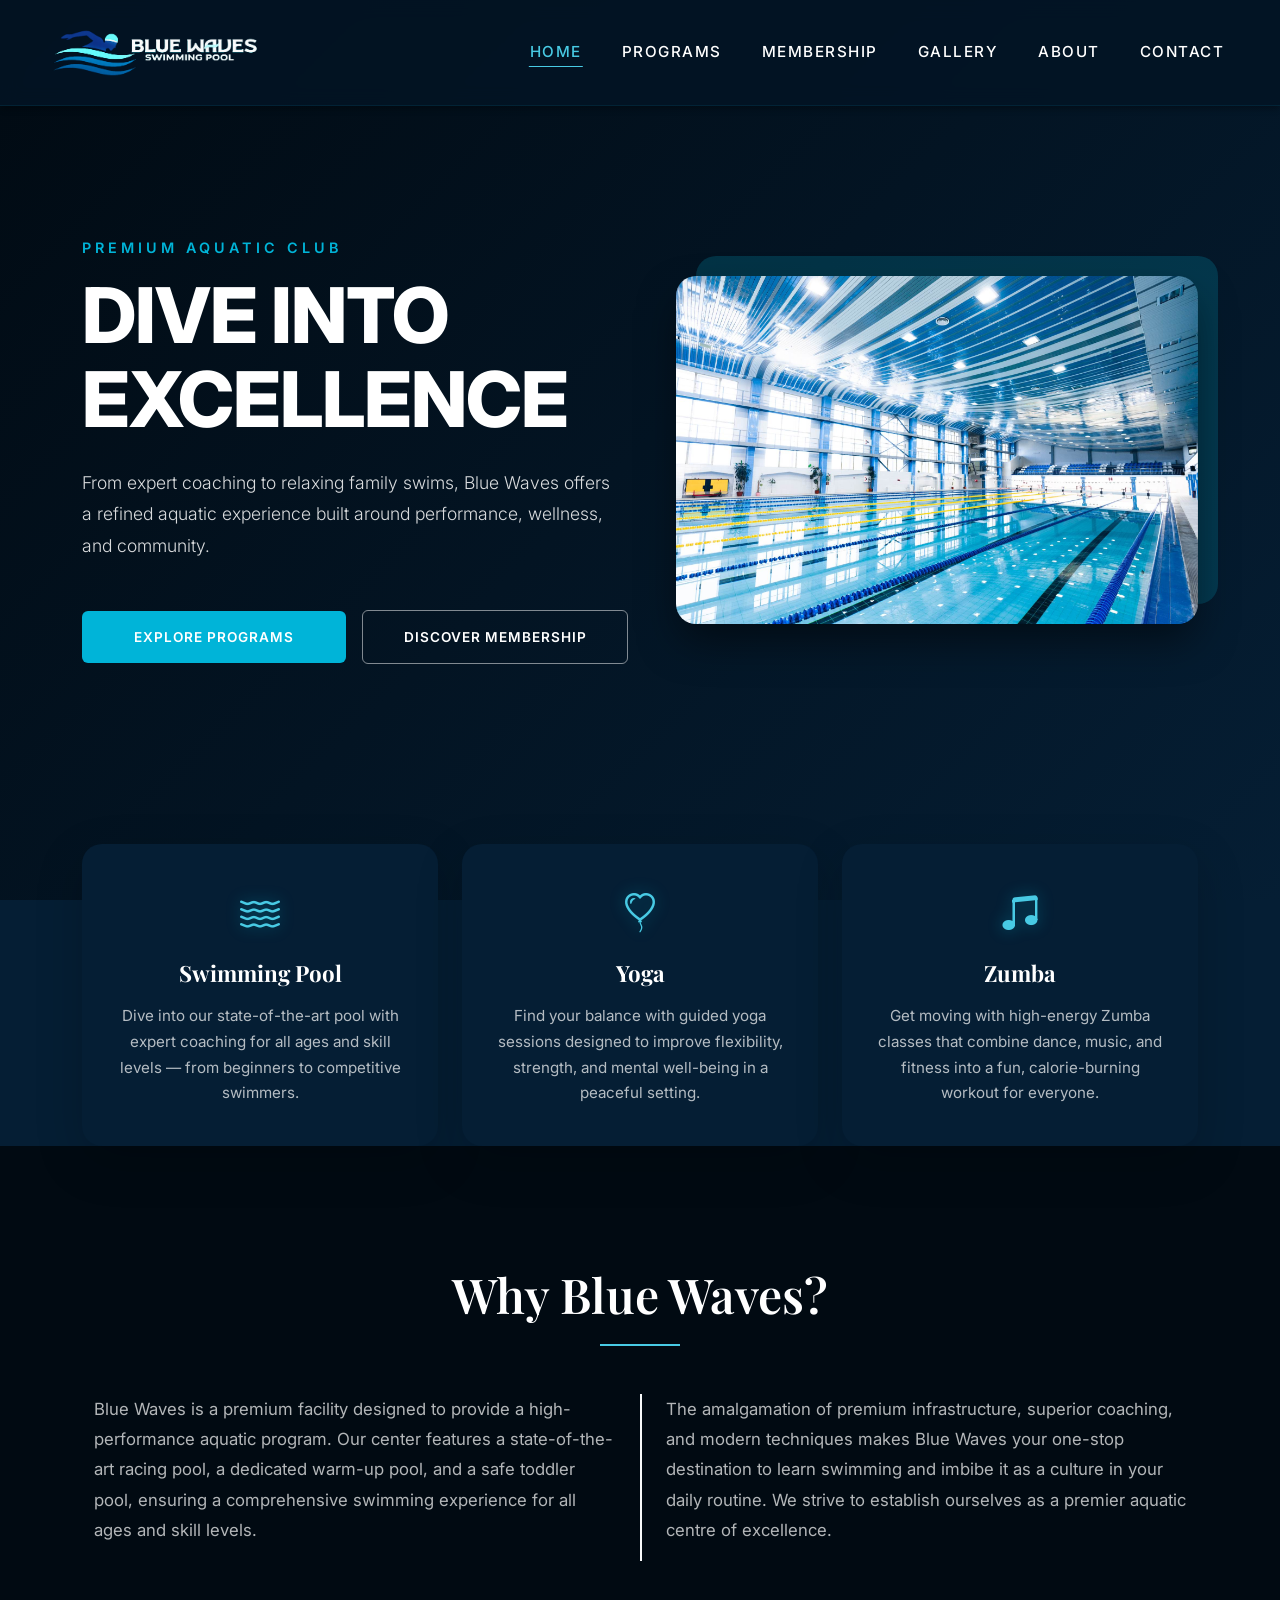
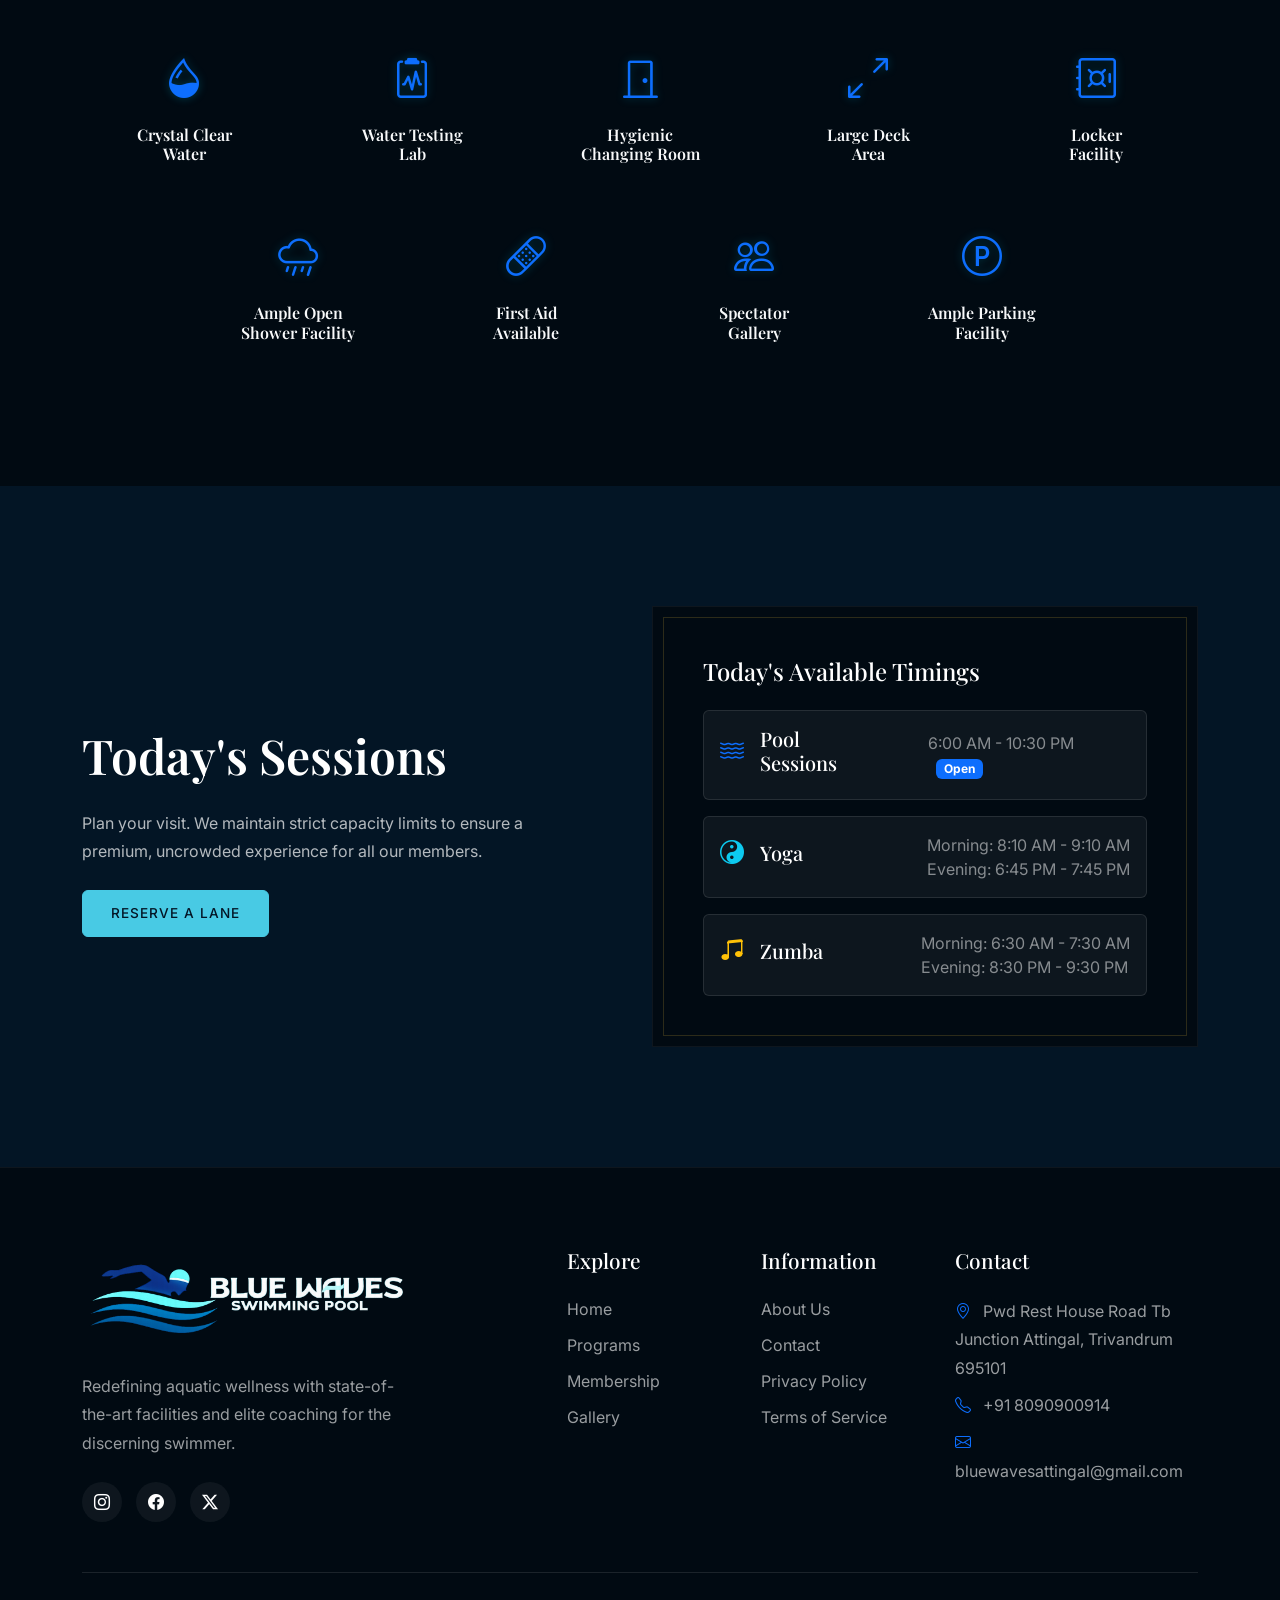
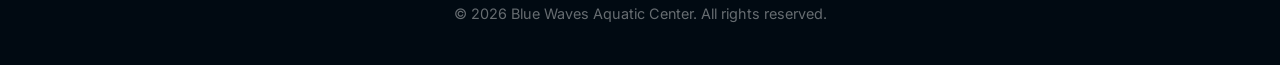
<file: frontend/index.html>
<!DOCTYPE html>
<html lang="en">

<head>
  <meta charset="UTF-8" />
  <meta name="viewport" content="width=device-width, initial-scale=1.0, maximum-scale=1.0, user-scalable=0" />
  <title>Blue Waves | Premium Aquatic Center in Attingal, Trivandrum</title>
  <meta name="description"
    content="Welcome to Blue Waves, Trivandrum's premier aquatic center located in Attingal. We offer expert swimming coaching, kids programs, Zumba sessions, and Yoga classes." />
  <meta name="keywords"
    content="swimming pool Attingal, Trivandrum swimming classes, aquatic center, kids swim lessons, Blue Waves, yoga Trivandrum, zumba classes" />
  <meta property="og:title" content="Blue Waves | Premium Aquatic Center in Attingal" />
  <meta property="og:description"
    content="Join Blue Waves for expert swimming coaching, Zumba, and Yoga classes in Trivandrum." />
  <meta property="og:type" content="website" />

  <!-- Speed Optimizations -->
  <link rel="dns-prefetch" href="https://cdn.jsdelivr.net">
  <link rel="preconnect" href="https://cdn.jsdelivr.net" crossorigin>
  <link rel="preload" href="css/style.css" as="style">
  <link rel="preload" href="assets/hero-optimized.jpg" as="image">

  <!-- Bootstrap -->
  <link href="https://cdn.jsdelivr.net/npm/bootstrap@5.3.3/dist/css/bootstrap.min.css" rel="stylesheet">

  <!-- Icons -->
  <link rel="stylesheet" href="https://cdn.jsdelivr.net/npm/bootstrap-icons@1.11.3/font/bootstrap-icons.min.css">

  <link rel="stylesheet" href="css/style.css">
</head>

<body>

  <!-- NAVBAR -->
  <header>
    <nav class="navbar navbar-expand-lg fixed-top custom-nav" id="navbar">
      <div class="container-fluid px-3 px-lg-5">
        <a class="navbar-brand d-flex align-items-center" href="index.html">
          <img src="assets/logo-dark-transp.PNG" alt="Blue Waves Logo" class="site-logo">
        </a>

        <button class="navbar-toggler border-0 shadow-none" type="button" data-bs-toggle="collapse"
          data-bs-target="#navMenu">
          <i class="bi bi-list text-white fs-1"></i>
        </button>

        <div class="collapse navbar-collapse" id="navMenu">
          <ul class="navbar-nav ms-auto align-items-lg-center gap-lg-4">
            <li class="nav-item"><a class="nav-link active" href="index.html">Home</a></li>
            <li class="nav-item"><a class="nav-link" href="programs.html">Programs</a></li>
            <li class="nav-item"><a class="nav-link" href="membership.html">Membership</a></li>
            <li class="nav-item"><a class="nav-link" href="gallery.html">Gallery</a></li>
            <li class="nav-item"><a class="nav-link" href="about.html">About</a></li>
            <li class="nav-item"><a class="nav-link" href="contact.html">Contact</a></li>

          </ul>
        </div>
      </div>
    </nav>
  </header>

  <main>
    <!-- HERO -->
    <section class="hero-section">
      <div class="hero-overlay"></div>

      <div class="container position-relative z-2">
        <div class="row align-items-center">
          <div class="col-lg-6 mb-5 mb-lg-0 animate-on-scroll is-visible">
            <span class="hero-subtitle">Premium Aquatic Club</span>
            <h1 class="hero-title">
              DIVE INTO <br> EXCELLENCE
            </h1>

            <p class="hero-text mt-4 mb-5 d-none d-md-block">
              From expert coaching to relaxing family swims, Blue Waves offers a refined aquatic experience built around
              performance, wellness, and community.
            </p>

            <div class="d-flex gap-3 flex-column flex-sm-row align-items-sm-center mt-4">
              <a href="programs.html" class="btn btn-modern-solid w-100 w-sm-auto text-center">Explore Programs</a>
              <a href="membership.html" class="btn btn-modern-outline w-100 w-sm-auto text-center">Discover
                Membership</a>
            </div>
          </div>
          <div class="col-lg-6 animate-on-scroll delay-200 is-visible">
            <div class="hero-image-container ms-lg-4">
              <img src="assets/hero-optimized.jpg" alt="Blue Waves Premium Pool" class="hero-image-box">
            </div>
          </div>
        </div>
      </div>
    </section>

    <!-- WHY CHOOSE US (Overlapping Cards) -->
    <section class="position-relative" style="margin-top: -80px; z-index: 10;">
      <div class="container">
        <div class="row g-4 justify-content-center">
          <div class="col-md-4">
            <div class="feature-card shadow-lg animate-on-scroll text-center h-100" style="border: none;">
              <i class="bi bi-water mb-3"></i>
              <h5 class="fw-bold mb-3">Swimming Pool</h5>
              <p class="text-muted mb-0" style="font-size: 0.95rem; line-height: 1.7;">Dive into our state-of-the-art pool with expert coaching for all ages and skill levels — from beginners to competitive swimmers.</p>
            </div>
          </div>

          <div class="col-md-4">
            <div class="feature-card shadow-lg animate-on-scroll delay-100 text-center h-100" style="border: none;">
              <i class="bi bi-balloon-heart mb-3"></i>
              <h5 class="fw-bold mb-3">Yoga</h5>
              <p class="text-muted mb-0" style="font-size: 0.95rem; line-height: 1.7;">Find your balance with guided yoga sessions designed to improve flexibility, strength, and mental well-being in a peaceful setting.</p>
            </div>
          </div>

          <div class="col-md-4">
            <div class="feature-card shadow-lg animate-on-scroll delay-200 text-center h-100" style="border: none;">
              <i class="bi bi-music-note-beamed mb-3"></i>
              <h5 class="fw-bold mb-3">Zumba</h5>
              <p class="text-muted mb-0" style="font-size: 0.95rem; line-height: 1.7;">Get moving with high-energy Zumba classes that combine dance, music, and fitness into a fun, calorie-burning workout for everyone.</p>
            </div>
          </div>
        </div>
      </div>
    </section>

    <!-- WHY BLUE WAVES -->
    <section class="section-space" style="background-color: var(--darker-bg);">
      <div class="container">
        <div class="text-center mb-5 animate-on-scroll">
          <h2 class="display-5 fw-semibold" style="color: var(--text-light);">Why
            Blue Waves?</h2>
          <div style="width: 80px; height: 2px; background-color: var(--accent); margin: 20px auto;"></div>
        </div>

        <div class="row mb-5 animate-on-scroll delay-100">
          <div class="col-md-6 mb-4 mb-md-0 px-md-4">
            <p class="text-muted" style="line-height: 1.8; font-size: 1.05rem;">
              Blue Waves is a premium facility designed to provide a high-performance aquatic program. Our center
              features a state-of-the-art racing pool, a dedicated warm-up pool, and a safe toddler pool, ensuring a
              comprehensive swimming experience for all ages and skill levels.
            </p>
          </div>
          <div class="col-md-6 px-md-4 border-start border-2 border-light d-none d-md-block">
            <p class="text-muted" style="line-height: 1.8; font-size: 1.05rem;">
              The amalgamation of premium infrastructure, superior coaching, and modern techniques makes Blue Waves your
              one-stop destination to learn swimming and imbibe it as a culture in your daily routine. We strive to
              establish ourselves as a premier aquatic centre of excellence.
            </p>
          </div>
          <div class="col-md-6 px-md-4 d-block d-md-none">
            <p class="text-muted" style="line-height: 1.8; font-size: 1.05rem;">
              The amalgamation of premium infrastructure, superior coaching, and modern techniques makes Blue Waves your
              one-stop destination to learn swimming and imbibe it as a culture in your daily routine. We strive to
              establish ourselves as a premier aquatic centre of excellence.
            </p>
          </div>
        </div>

        <div
          class="row row-cols-2 row-cols-md-3 row-cols-lg-5 g-4 mt-2 text-center justify-content-center animate-on-scroll delay-200">
          <div class="col">
            <div class="p-3 hover-lift">
              <i class="bi bi-droplet-half text-primary mb-3 d-block"
                style="font-size: 2.5rem; text-shadow: 0 0 10px rgba(0,180,216,0.3);"></i>
              <h6 class="fw-semibold text-light">Crystal Clear<br>Water</h6>
            </div>
          </div>
          <div class="col">
            <div class="p-3 hover-lift">
              <i class="bi bi-clipboard2-pulse text-primary mb-3 d-block"
                style="font-size: 2.5rem; text-shadow: 0 0 10px rgba(0,180,216,0.3);"></i>
              <h6 class="fw-semibold text-light">Water Testing<br>Lab</h6>
            </div>
          </div>
          <div class="col">
            <div class="p-3 hover-lift">
              <i class="bi bi-door-closed text-primary mb-3 d-block"
                style="font-size: 2.5rem; text-shadow: 0 0 10px rgba(0,180,216,0.3);"></i>
              <h6 class="fw-semibold text-light">Hygienic<br>Changing Room</h6>
            </div>
          </div>
          <div class="col">
            <div class="p-3 hover-lift">
              <i class="bi bi-arrows-angle-expand text-primary mb-3 d-block"
                style="font-size: 2.5rem; text-shadow: 0 0 10px rgba(0,180,216,0.3);"></i>
              <h6 class="fw-semibold text-light">Large Deck<br>Area</h6>
            </div>
          </div>
          <div class="col">
            <div class="p-3 hover-lift">
              <i class="bi bi-safe text-primary mb-3 d-block"
                style="font-size: 2.5rem; text-shadow: 0 0 10px rgba(0,180,216,0.3);"></i>
              <h6 class="fw-semibold text-light">Locker<br>Facility</h6>
            </div>
          </div>
          <div class="col">
            <div class="p-3 hover-lift">
              <i class="bi bi-cloud-rain text-primary mb-3 d-block"
                style="font-size: 2.5rem; text-shadow: 0 0 10px rgba(0,180,216,0.3);"></i>
              <h6 class="fw-semibold text-light">Ample Open<br>Shower Facility</h6>
            </div>
          </div>
          <div class="col">
            <div class="p-3 hover-lift">
              <i class="bi bi-bandaid text-primary mb-3 d-block"
                style="font-size: 2.5rem; text-shadow: 0 0 10px rgba(0,180,216,0.3);"></i>
              <h6 class="fw-semibold text-light">First Aid<br>Available</h6>
            </div>
          </div>
          <div class="col">
            <div class="p-3 hover-lift">
              <i class="bi bi-people text-primary mb-3 d-block"
                style="font-size: 2.5rem; text-shadow: 0 0 10px rgba(0,180,216,0.3);"></i>
              <h6 class="fw-semibold text-light">Spectator<br>Gallery</h6>
            </div>
          </div>
          <div class="col">
            <div class="p-3 hover-lift">
              <i class="bi bi-p-circle text-primary mb-3 d-block"
                style="font-size: 2.5rem; text-shadow: 0 0 10px rgba(0,180,216,0.3);"></i>
              <h6 class="fw-semibold text-light">Ample Parking<br>Facility</h6>
            </div>
          </div>
        </div>
      </div>
    </section>

    <!-- SCHEDULE BOARD -->
    <section class="section-space bg-dark">
      <div class="container">
        <div class="row align-items-center">
          <div class="col-lg-5 mb-5 mb-lg-0 animate-on-scroll">
            <div class="section-title text-white">
              <span></span>
              <h2>Today's Sessions</h2>
              <p>Plan your visit. We maintain strict capacity limits to ensure a premium, uncrowded experience for all
                our members.</p>
              <br>
              <a href="membership.html" class="btn btn-brand">Reserve a Lane</a>
            </div>
          </div>
          <div class="col-lg-6 offset-lg-1 animate-on-scroll delay-200">
            <div class="premium-box" id="homeSlotsBoard">
              <div class="text-center text-white">Loading schedule...</div>
            </div>
          </div>
        </div>
      </div>
    </section>
  </main>

  <!-- FOOTER -->
  <footer class="footer">
    <div class="container">
      <div class="row g-5">
        <div class="col-lg-4">
          <img src="assets/logo-dark-transp.PNG" alt="Blue Waves Logo" class="site-logo-footer mb-4">
          <p class="footer-text mb-4">Redefining aquatic wellness with state-of-the-art facilities and elite coaching
            for the discerning swimmer.</p>
          <div class="social-icons">
            <a href="#"><i class="bi bi-instagram"></i></a>
            <a href="#"><i class="bi bi-facebook"></i></a>
            <a href="#"><i class="bi bi-twitter-x"></i></a>
          </div>
        </div>

        <div class="col-lg-2 offset-lg-1 col-md-4">
          <h5 class="footer-heading">Explore</h5>
          <a href="index.html" class="footer-link">Home</a>
          <a href="programs.html" class="footer-link">Programs</a>
          <a href="membership.html" class="footer-link">Membership</a>
          <a href="gallery.html" class="footer-link">Gallery</a>
        </div>

        <div class="col-lg-2 col-md-4">
          <h5 class="footer-heading">Information</h5>
          <a href="about.html" class="footer-link">About Us</a>
          <a href="contact.html" class="footer-link">Contact</a>
          <a href="#" class="footer-link">Privacy Policy</a>
          <a href="#" class="footer-link">Terms of Service</a>
        </div>

        <div class="col-lg-3 col-md-4">
          <h5 class="footer-heading">Contact</h5>
          <p class="footer-text mb-2">
            <i class="bi bi-geo-alt text-primary me-2"></i>
            <a href="https://maps.app.goo.gl/wrqd2AQjrpPMctRj9" target="_blank" class="text-decoration-none"
              style="color: inherit;">Pwd Rest House Road Tb Junction Attingal, Trivandrum 695101</a>
          </p>
          <p class="footer-text mb-2"><i class="bi bi-telephone text-primary me-2"></i> <a href="tel:+918090900914"
              class="text-decoration-none" style="color: inherit;">+91 8090900914</a></p>
          <p class="footer-text">
            <i class="bi bi-envelope text-primary me-2"></i>
            <a href="mailto:bluewavesattingal@gmail.com" class="text-decoration-none"
              style="color: inherit;">bluewavesattingal@gmail.com</a>
          </p>
        </div>
      </div>

      <div class="footer-bottom">
        <p class="mb-0">© 2026 Blue Waves Aquatic Center. All rights reserved.</p>
      </div>
    </div>
  </footer>

  <script src="https://cdn.jsdelivr.net/npm/bootstrap@5.3.3/dist/js/bootstrap.bundle.min.js" defer></script>
  <script src="js/script.js" defer></script>

  <script>
    function renderSchedule() {
      const board = document.getElementById('homeSlotsBoard');
      // Compute the current weekday strictly according to Indian Standard Time (IST)
      const currentDayIST = new Intl.DateTimeFormat('en-US', { timeZone: 'Asia/Kolkata', weekday: 'short' }).format(new Date());

      if (currentDayIST === 'Wed') {
        board.innerHTML = `
          <div class="text-center text-white p-4">
            <i class="bi bi-calendar-x display-1 mb-3" style="color: var(--accent);"></i>
            <h3 class="fw-bold mb-3">Holiday Today</h3>
            <p class="text-white-50">Every Wednesday is a scheduled holiday for all Pool, Yoga, and Zumba sessions at Blue Waves.</p>
          </div>
        `;
      } else {
        board.innerHTML = `
          <h4 class="mb-4 text-white" style="font-family: 'Playfair Display', serif;">Today's Available Timings</h4>
          
          <div class="schedule-item mb-3 p-3 rounded" style="background: rgba(255,255,255,0.05); border: 1px solid rgba(255,255,255,0.1);">
            <div class="d-flex align-items-center mb-2">
              <i class="bi bi-water text-primary fs-4 me-3"></i>
              <h5 class="mb-0 text-white">Pool Sessions</h5>
            </div>
            <div class="ms-5 text-white-50">6:00 AM - 10:30 PM <span class="badge bg-primary text-white ms-2">Open</span></div>
          </div>

          <div class="schedule-item mb-3 p-3 rounded" style="background: rgba(255,255,255,0.05); border: 1px solid rgba(255,255,255,0.1);">
            <div class="d-flex align-items-center mb-2">
              <i class="bi bi-yin-yang text-info fs-4 me-3"></i>
              <h5 class="mb-0 text-white">Yoga</h5>
            </div>
            <div class="ms-5 text-white-50">
              Morning: 8:10 AM - 9:10 AM <br>
              Evening: 6:45 PM - 7:45 PM
            </div>
          </div>

          <div class="schedule-item p-3 rounded" style="background: rgba(255,255,255,0.05); border: 1px solid rgba(255,255,255,0.1);">
            <div class="d-flex align-items-center mb-2">
              <i class="bi bi-music-note-beamed text-warning fs-4 me-3"></i>
              <h5 class="mb-0 text-white">Zumba</h5>
            </div>
            <div class="ms-5 text-white-50">
              Morning: 6:30 AM - 7:30 AM <br>
              Evening: 8:30 PM - 9:30 PM
            </div>
          </div>
        `;
      }
    }

    document.addEventListener('DOMContentLoaded', renderSchedule);
  </script>
</body>

</html>
</file>
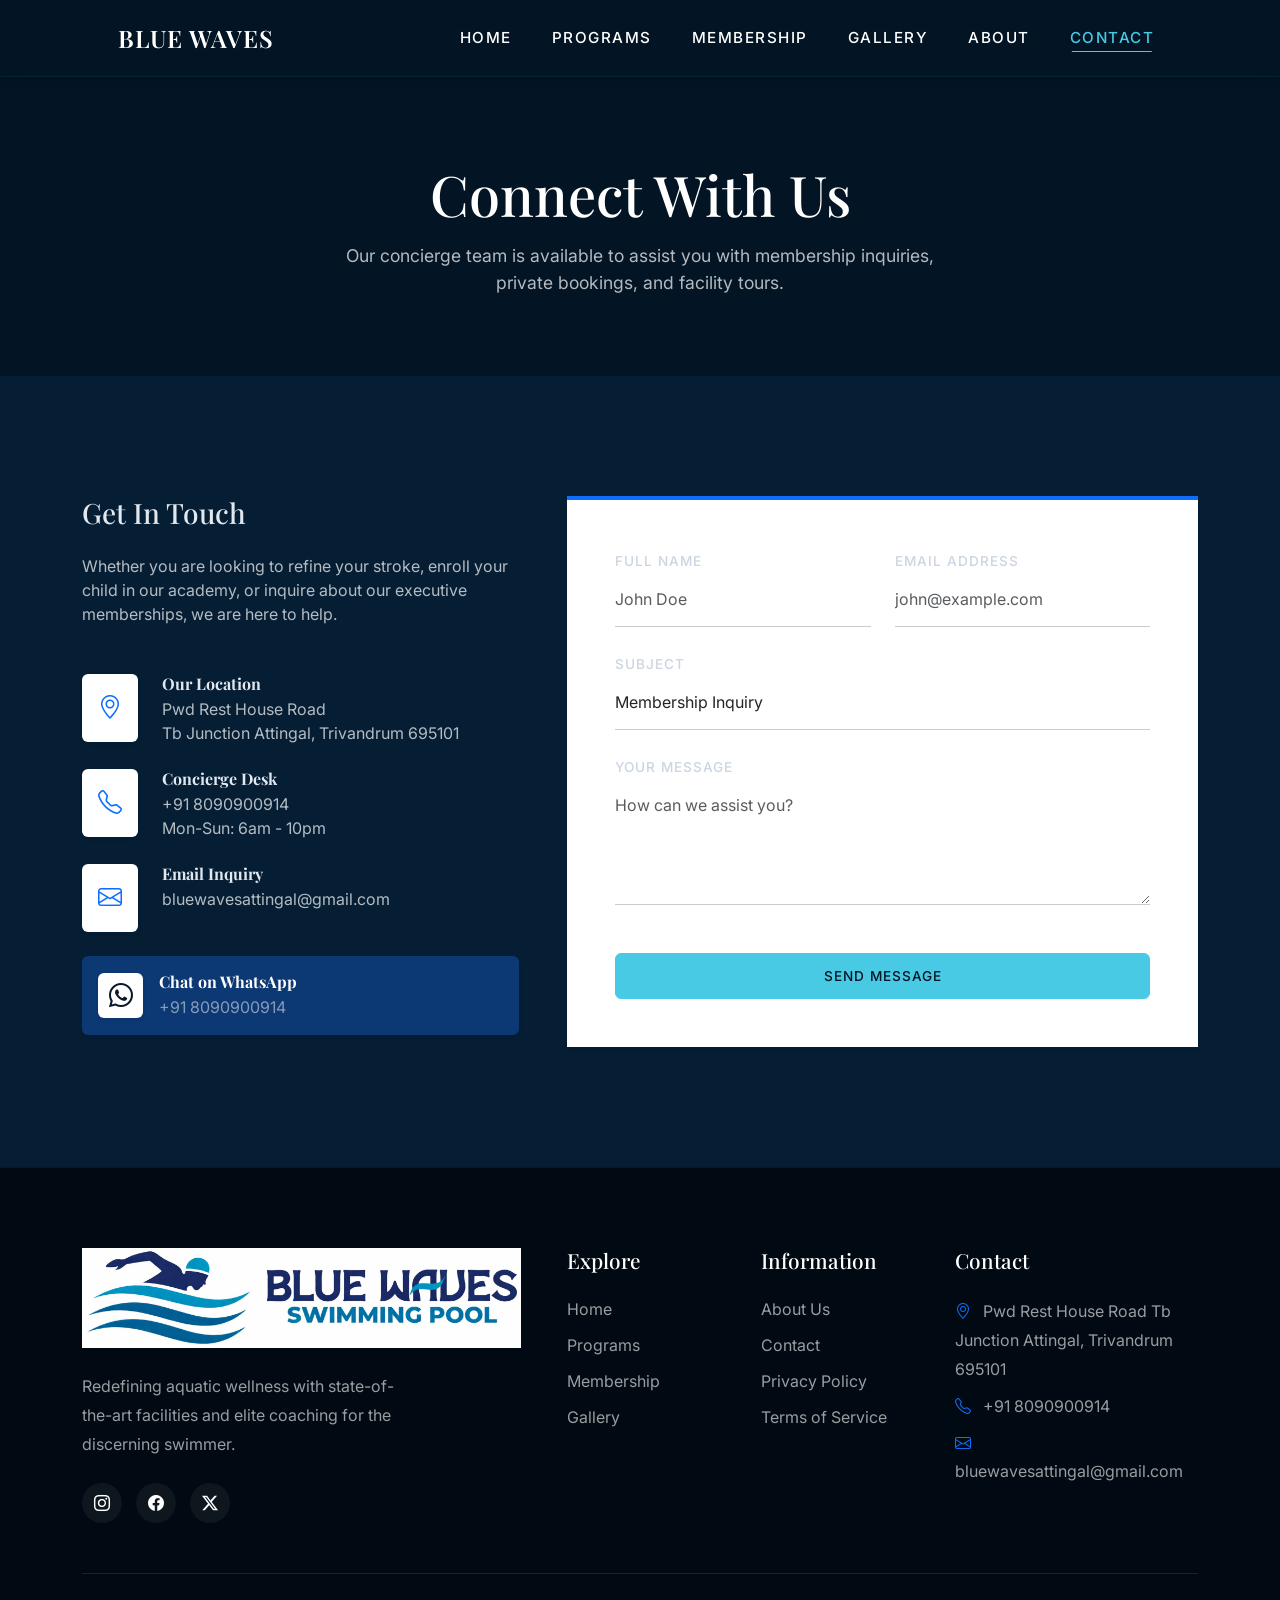
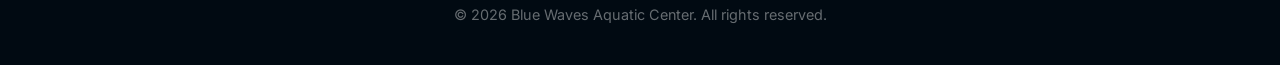
<file: frontend/contact.html>
<!DOCTYPE html>
<html lang="en">

<head>
  <meta charset="UTF-8" />
  <meta name="viewport" content="width=device-width, initial-scale=1.0" />
  <title>Contact Us | Blue Waves Aquatic Center in Attingal</title>
  <meta name="description"
    content="Get in touch with Blue Waves aquatic center. Visit our location at PWD Rest House Road, TB Junction, Attingal, Trivandrum. Contact us for swimming lesson inquiries." />
  <meta name="keywords"
    content="contact Blue Waves, swimming pool location Attingal, Trivandrum swimming pool phone number, Blue Waves email" />
  <meta property="og:title" content="Contact Us | Blue Waves Aquatic Center" />
  <meta property="og:description" content="Visit Blue Waves at PWD Rest House Road, Attingal. Contact us today." />
  <meta property="og:type" content="website" />

  <!-- Speed Optimizations -->
  <link rel="dns-prefetch" href="https://cdn.jsdelivr.net">
  <link rel="preconnect" href="https://cdn.jsdelivr.net" crossorigin>
  <link rel="preload" href="css/style.css" as="style">

  <!-- Bootstrap -->
  <link href="https://cdn.jsdelivr.net/npm/bootstrap@5.3.3/dist/css/bootstrap.min.css" rel="stylesheet">
  <!-- Icons -->
  <link rel="stylesheet" href="https://cdn.jsdelivr.net/npm/bootstrap-icons@1.11.3/font/bootstrap-icons.min.css">
  <link rel="stylesheet" href="css/style.css">
</head>

<body>

  <!-- NAVBAR -->
  <header>
    <nav class="navbar navbar-expand-lg fixed-top custom-nav scrolled" id="navbar"
      style="background: var(--nav-scrolled); backdrop-filter: blur(20px);">
      <div class="container px-4 px-lg-5">
        <a class="navbar-brand d-flex align-items-center gap-3" href="index.html">
          <span class="brand-text">BLUE WAVES</span>
        </a>

        <button class="navbar-toggler border-0 shadow-none" type="button" data-bs-toggle="collapse"
          data-bs-target="#navMenu">
          <i class="bi bi-list text-white fs-1"></i>
        </button>

        <div class="collapse navbar-collapse" id="navMenu">
          <ul class="navbar-nav ms-auto align-items-lg-center gap-lg-4">
            <li class="nav-item"><a class="nav-link" href="index.html">Home</a></li>
            <li class="nav-item"><a class="nav-link" href="programs.html">Programs</a></li>
            <li class="nav-item"><a class="nav-link" href="membership.html">Membership</a></li>
            <li class="nav-item"><a class="nav-link" href="gallery.html">Gallery</a></li>
            <li class="nav-item"><a class="nav-link" href="about.html">About</a></li>
            <li class="nav-item"><a class="nav-link active" href="contact.html">Contact</a></li>

          </ul>
        </div>
      </div>
    </nav>
  </header>

  <main>
    <section class="page-header">
      <div class="container animate-on-scroll is-visible">
        <h1>Connect With Us</h1>
        <p>Our concierge team is available to assist you with membership inquiries, private bookings, and facility
          tours.</p>
      </div>
    </section>

    <section class="section-space bg-soft">
      <div class="container">
        <div class="row g-5">
          <div class="col-lg-5 animate-on-scroll delay-100">
            <h3 class="mb-4" style="font-family: 'Playfair Display', serif;">Get In Touch</h3>
            <p class="text-muted mb-5">Whether you are looking to refine your stroke, enroll your child in our academy,
              or inquire about our executive memberships, we are here to help.</p>

            <div class="d-flex align-items-start mb-4">
              <div class="bg-white p-3 rounded shadow-sm me-4 text-primary">
                <i class="bi bi-geo-alt fs-4"></i>
              </div>
              <div>
                <h6 class="fw-bold mb-1">Our Location</h6>
                <p class="text-muted mb-0">
                  <a href="https://maps.app.goo.gl/wrqd2AQjrpPMctRj9" target="_blank"
                    class="text-decoration-none text-muted" style="transition: color 0.3s;"
                    onmouseover="this.style.color='var(--primary)'" onmouseout="this.style.color=''">
                    Pwd Rest House Road<br>Tb Junction Attingal, Trivandrum 695101
                  </a>
                </p>
              </div>
            </div>

            <div class="d-flex align-items-start mb-4">
              <div class="bg-white p-3 rounded shadow-sm me-4 text-primary">
                <i class="bi bi-telephone fs-4"></i>
              </div>
              <div>
                <h6 class="fw-bold mb-1">Concierge Desk</h6>
                <p class="text-muted mb-0">
                  <a href="tel:+918090900914" class="text-decoration-none text-muted" style="transition: color 0.3s;"
                    onmouseover="this.style.color='var(--primary)'" onmouseout="this.style.color=''">
                    +91 8090900914
                  </a><br>Mon-Sun: 6am - 10pm
                </p>
              </div>
            </div>

            <div class="d-flex align-items-start">
              <div class="bg-white p-3 rounded shadow-sm me-4 text-primary">
                <i class="bi bi-envelope fs-4"></i>
              </div>
              <div>
                <h6 class="fw-bold mb-1">Email Inquiry</h6>
                <p class="text-muted mb-0">
                  <a href="mailto:bluewavesattingal@gmail.com" class="text-decoration-none text-muted"
                    style="transition: color 0.3s;" onmouseover="this.style.color='var(--primary)'"
                    onmouseout="this.style.color=''">
                    bluewavesattingal@gmail.com
                  </a>
                </p>
              </div>
            </div>

            <a href="https://wa.me/+918090900914" target="_blank" class="text-decoration-none">
              <div class="d-flex align-items-center mt-4 p-3 rounded shadow-sm text-white"
                style="background-color: #0c3873; transition: 0.3s;" onmouseover="this.style.opacity='0.9'"
                onmouseout="this.style.opacity='1'">
                <div
                  class="bg-white p-2 rounded shadow-sm me-3 d-flex align-items-center justify-content-center flex-shrink-0"
                  style="color: #0a192c; width: 45px; height: 45px;">
                  <i class="bi bi-whatsapp fs-4"></i>
                </div>
                <div>
                  <h6 class="fw-bold mb-1 text-white">Chat on WhatsApp</h6>
                  <p class="mb-0 text-white-50">+91 8090900914</p>
                </div>
              </div>
            </a>
          </div>

          <div class="col-lg-7 animate-on-scroll delay-200">
            <div class="bg-white p-5 shadow-sm border-top border-4 border-primary">
              <form id="contactForm" class="custom-form" action="https://formspree.io/f/xkoyneob" method="POST">
                <div class="row g-4">
                  <div class="col-md-6">
                    <div class="form-group">
                      <label for="name">Full Name</label>
                      <input type="text" class="form-control" id="name" name="name" placeholder="John Doe" required>
                    </div>
                  </div>
                  <div class="col-md-6">
                    <div class="form-group">
                      <label for="email">Email Address</label>
                      <input type="email" class="form-control" id="email" name="email" placeholder="john@example.com"
                        required>
                    </div>
                  </div>
                  <div class="col-12">
                    <div class="form-group">
                      <label for="subject">Subject</label>
                      <select class="form-control" id="subject" name="subject">
                        <option>Membership Inquiry</option>
                        <option>Private Coaching</option>
                        <option>Youth Academy</option>
                        <option>Other</option>
                      </select>
                    </div>
                  </div>
                  <div class="col-12">
                    <div class="form-group">
                      <label for="message">Your Message</label>
                      <textarea class="form-control" id="message" name="message" rows="4"
                        placeholder="How can we assist you?" required></textarea>
                    </div>
                  </div>
                  <div class="col-12 mt-5">
                    <button type="submit" id="submitBtn" class="btn btn-brand w-100">Send Message</button>
                  </div>
                </div>
              </form>

              <!-- Success Message (hidden by default) -->
              <div id="formSuccess" style="display:none; text-align:center; padding: 2.5rem 1rem;">
                <div style="font-size: 3rem; color: var(--primary); margin-bottom: 1rem;"><i
                    class="bi bi-check-circle-fill"></i></div>
                <h4 style="font-family: 'Playfair Display', serif; margin-bottom: 0.5rem;">Message Sent!</h4>
                <p class="text-muted">Thank you for reaching out. We'll get back to you soon.</p>
                <button class="btn btn-brand mt-3" onclick="resetContactForm()">Send Another</button>
              </div>
            </div>
          </div>
        </div>
      </div>
    </section>
  </main>

  <!-- FOOTER -->
  <footer class="footer">
    <div class="container">
      <div class="row g-5">
        <div class="col-lg-4">
          <img src="assets/logo.png" alt="Blue Waves Logo" class="site-logo-footer mb-4">
          <p class="footer-text mb-4">Redefining aquatic wellness with state-of-the-art facilities and elite coaching
            for the discerning swimmer.</p>
          <div class="social-icons">
            <a href="#"><i class="bi bi-instagram"></i></a>
            <a href="#"><i class="bi bi-facebook"></i></a>
            <a href="#"><i class="bi bi-twitter-x"></i></a>
          </div>
        </div>

        <div class="col-lg-2 offset-lg-1 col-md-4">
          <h5 class="footer-heading">Explore</h5>
          <a href="index.html" class="footer-link">Home</a>
          <a href="programs.html" class="footer-link">Programs</a>
          <a href="membership.html" class="footer-link">Membership</a>
          <a href="gallery.html" class="footer-link">Gallery</a>
        </div>

        <div class="col-lg-2 col-md-4">
          <h5 class="footer-heading">Information</h5>
          <a href="about.html" class="footer-link">About Us</a>
          <a href="contact.html" class="footer-link">Contact</a>
          <a href="#" class="footer-link">Privacy Policy</a>
          <a href="#" class="footer-link">Terms of Service</a>
        </div>

        <div class="col-lg-3 col-md-4">
          <h5 class="footer-heading">Contact</h5>
          <p class="footer-text mb-2">
            <i class="bi bi-geo-alt text-primary me-2"></i>
            <a href="https://maps.app.goo.gl/wrqd2AQjrpPMctRj9" target="_blank" class="text-decoration-none"
              style="color: inherit;">Pwd Rest House Road Tb Junction Attingal, Trivandrum 695101</a>
          </p>
          <p class="footer-text mb-2"><i class="bi bi-telephone text-primary me-2"></i> <a href="tel:+918090900914"
              class="text-decoration-none" style="color: inherit;">+91 8090900914</a></p>
          <p class="footer-text">
            <i class="bi bi-envelope text-primary me-2"></i>
            <a href="mailto:bluewavesattingal@gmail.com" class="text-decoration-none"
              style="color: inherit;">bluewavesattingal@gmail.com</a>
          </p>
        </div>
      </div>

      <div class="footer-bottom">
        <p class="mb-0">© 2026 Blue Waves Aquatic Center. All rights reserved.</p>
      </div>
    </div>
  </footer>

  <script src="https://cdn.jsdelivr.net/npm/bootstrap@5.3.3/dist/js/bootstrap.bundle.min.js" defer></script>
  <script src="js/script.js" defer></script>
  <script>
    const contactForm = document.getElementById('contactForm');
    const formSuccess = document.getElementById('formSuccess');

    contactForm.addEventListener('submit', async function (e) {
      e.preventDefault();
      const btn = document.getElementById('submitBtn');
      btn.disabled = true;
      btn.textContent = 'Sending…';

      const data = new FormData(contactForm);

      try {
        const res = await fetch(contactForm.action, {
          method: 'POST',
          body: data,
          headers: { 'Accept': 'application/json' }
        });

        if (res.ok) {
          contactForm.style.display = 'none';
          formSuccess.style.display = 'block';
        } else {
          btn.disabled = false;
          btn.textContent = 'Send Message';
          alert('Something went wrong. Please try again.');
        }
      } catch (err) {
        btn.disabled = false;
        btn.textContent = 'Send Message';
        alert('Network error. Please check your connection and try again.');
      }
    });

    function resetContactForm() {
      contactForm.reset();
      contactForm.style.display = 'block';
      formSuccess.style.display = 'none';
      document.getElementById('submitBtn').disabled = false;
      document.getElementById('submitBtn').textContent = 'Send Message';
    }
  </script>
</body>

</html>
</file>
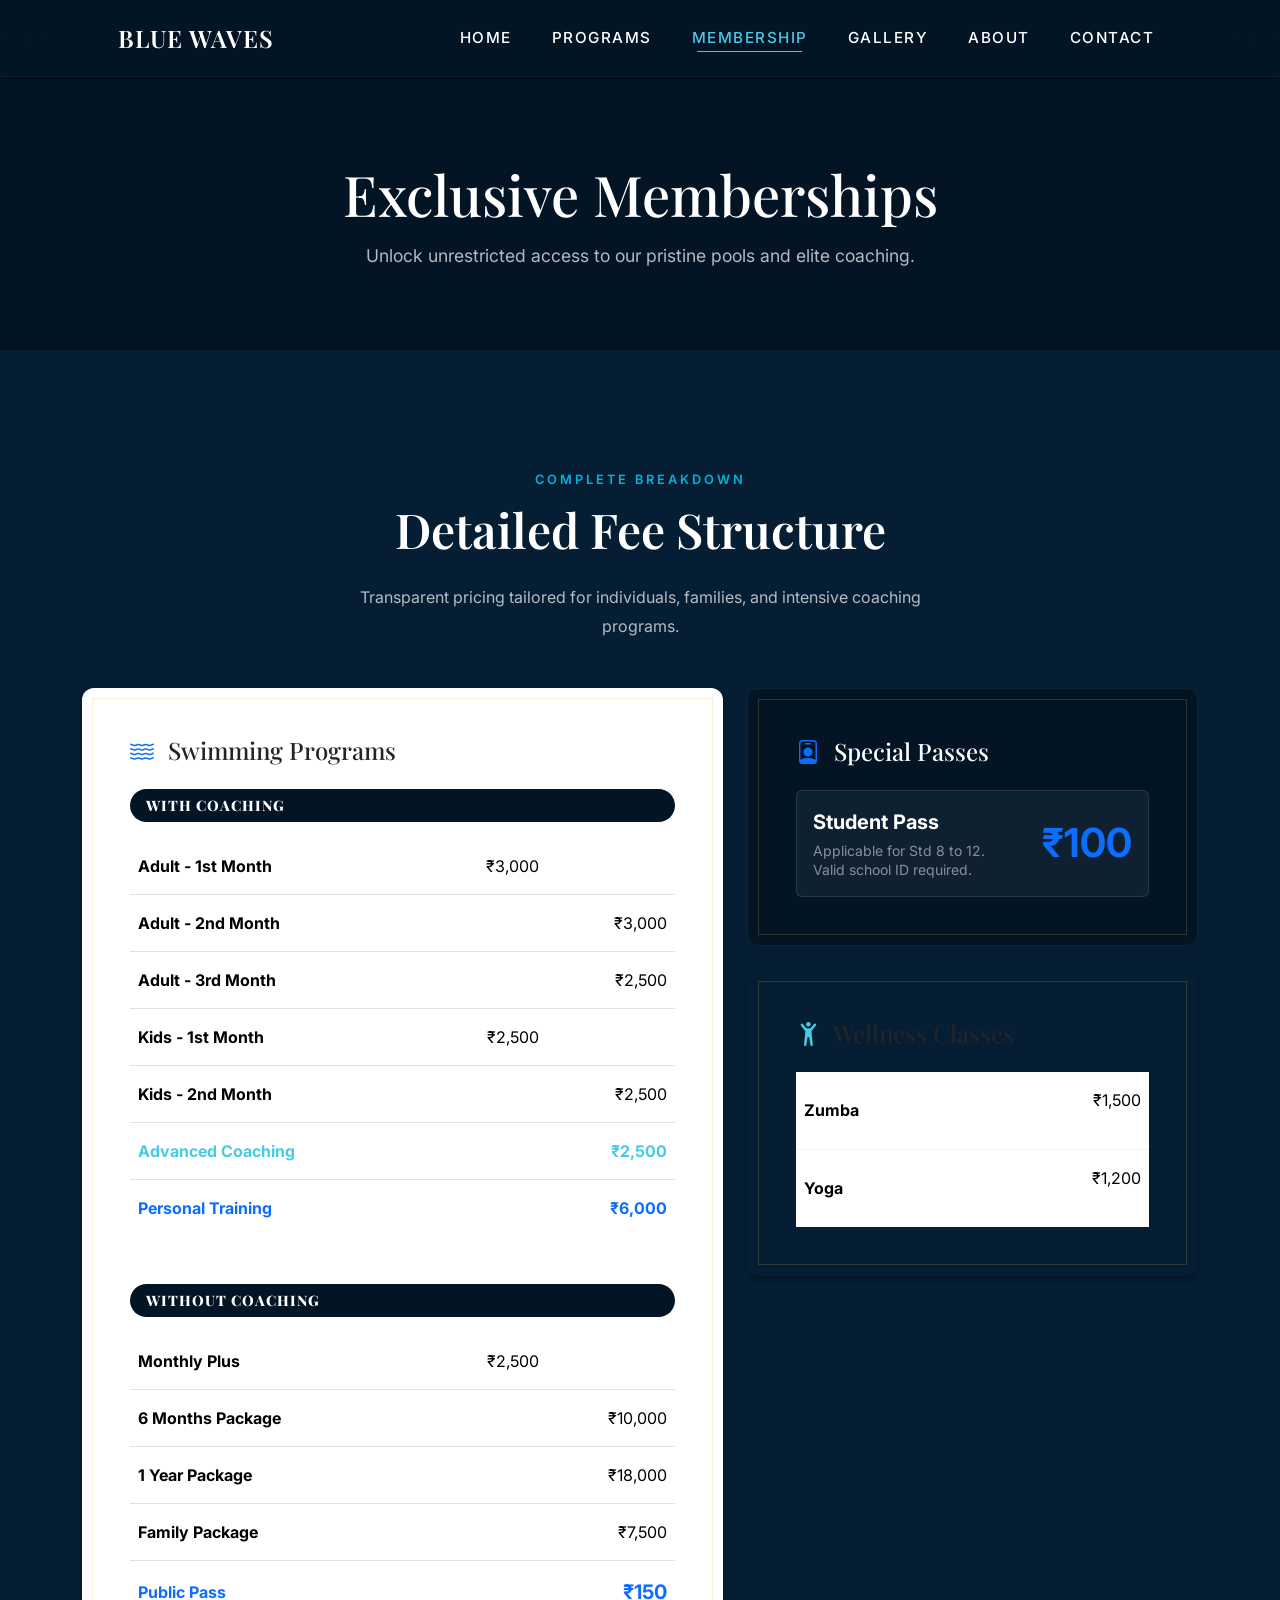
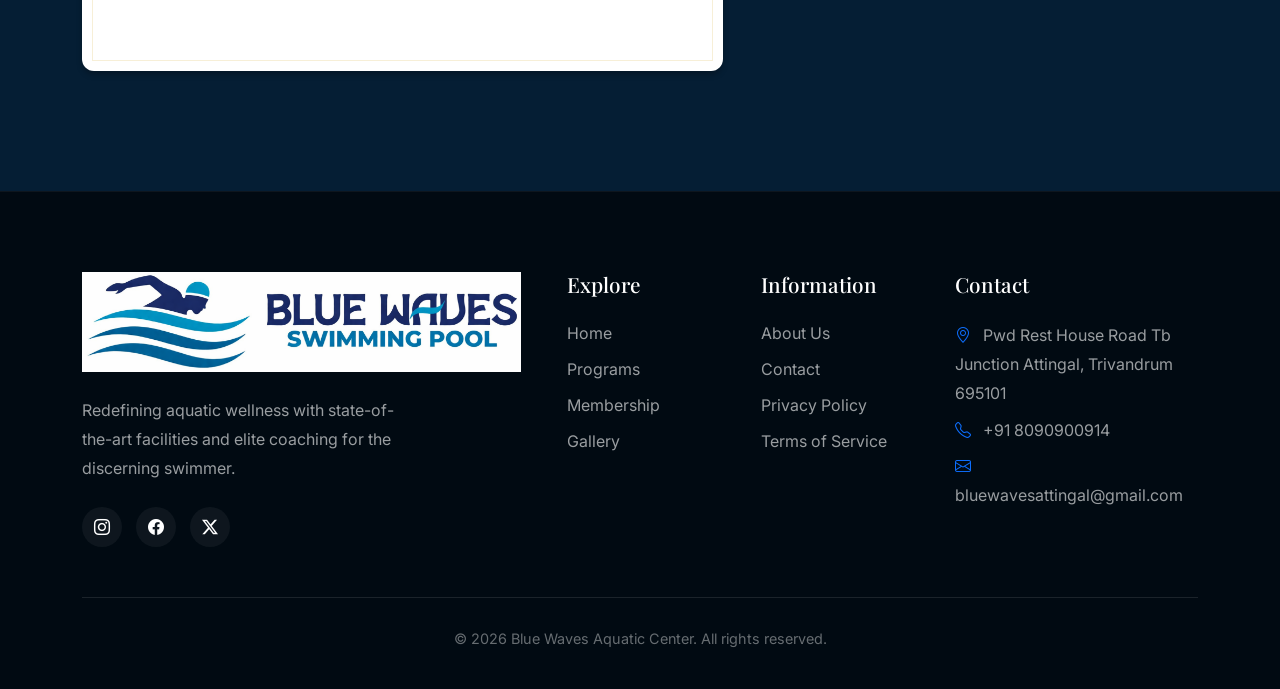
<file: frontend/membership.html>
<!DOCTYPE html>
<html lang="en">

<head>
  <meta charset="UTF-8" />
  <meta name="viewport" content="width=device-width, initial-scale=1.0" />
  <title>Membership Plans & Pricing | Blue Waves Aquatic Center</title>
  <meta name="description"
    content="Join Blue Waves aquatic center with our exclusive, affordable membership plans. Find the perfect package for swimming, Zumba, and Yoga access in Trivandrum." />
  <meta name="keywords"
    content="swimming pool membership, gym membership Attingal, yoga pricing, Blue Waves pricing, swimming lessons cost" />
  <meta property="og:title" content="Membership Plans & Pricing | Blue Waves" />
  <meta property="og:description"
    content="Join Blue Waves aquatic center with our exclusive, affordable membership plans." />
  <meta property="og:type" content="website" />

  <!-- Speed Optimizations -->
  <link rel="dns-prefetch" href="https://cdn.jsdelivr.net">
  <link rel="preconnect" href="https://cdn.jsdelivr.net" crossorigin>
  <link rel="preload" href="css/style.css" as="style">

  <!-- Bootstrap -->
  <link href="https://cdn.jsdelivr.net/npm/bootstrap@5.3.3/dist/css/bootstrap.min.css" rel="stylesheet">
  <!-- Icons -->
  <link rel="stylesheet" href="https://cdn.jsdelivr.net/npm/bootstrap-icons@1.11.3/font/bootstrap-icons.min.css">
  <link rel="stylesheet" href="css/style.css">
</head>

<body>

  <!-- NAVBAR -->
  <header>
    <nav class="navbar navbar-expand-lg fixed-top custom-nav scrolled" id="navbar"
      style="background: var(--nav-scrolled); backdrop-filter: blur(20px);">
      <div class="container px-4 px-lg-5">
        <a class="navbar-brand d-flex align-items-center gap-3" href="index.html">
          <span class="brand-text">BLUE WAVES</span>
        </a>

        <button class="navbar-toggler border-0 shadow-none" type="button" data-bs-toggle="collapse"
          data-bs-target="#navMenu">
          <i class="bi bi-list text-white fs-1"></i>
        </button>

        <div class="collapse navbar-collapse" id="navMenu">
          <ul class="navbar-nav ms-auto align-items-lg-center gap-lg-4">
            <li class="nav-item"><a class="nav-link" href="index.html">Home</a></li>
            <li class="nav-item"><a class="nav-link" href="programs.html">Programs</a></li>
            <li class="nav-item"><a class="nav-link active" href="membership.html">Membership</a></li>
            <li class="nav-item"><a class="nav-link" href="gallery.html">Gallery</a></li>
            <li class="nav-item"><a class="nav-link" href="about.html">About</a></li>
            <li class="nav-item"><a class="nav-link" href="contact.html">Contact</a></li>

          </ul>
        </div>
      </div>
    </nav>
  </header>

  <main>
    <section class="page-header">
      <div class="container animate-on-scroll is-visible">
        <h1>Exclusive Memberships</h1>
        <p>Unlock unrestricted access to our pristine pools and elite coaching.</p>
      </div>
    </section>

    <!-- DETAILED FEE STRUCTURE -->
    <section class="section-space">
      <div class="container">
        <div class="section-title text-center animate-on-scroll is-visible">
          <span>Complete Breakdown</span>
          <h2>Detailed Fee Structure</h2>
          <p class="text-muted">Transparent pricing tailored for individuals, families, and intensive coaching programs.
          </p>
        </div>

        <div class="row g-4 mt-4">
          <!-- Swimming Fees -->
          <div class="col-lg-7">
            <div class="premium-box h-100 p-4 p-md-5 animate-on-scroll is-visible bg-white"
              style="border-radius: 12px; border: 1px solid var(--border-color); box-shadow: var(--shadow-sm);">
              <h4 class="mb-4 text-dark" style="font-family: 'Playfair Display', serif;"><i
                  class="bi bi-water me-2 text-primary"></i> Swimming Programs</h4>

              <h5 class="coaching-header bg-dark text-white p-2 px-3 mb-3 w-100 text-start rounded-pill"
                style="font-size: 0.9rem; letter-spacing: 1px; font-weight: 800;">WITH COACHING</h5>
              <div class="table-responsive mb-5">
                <table class="table table-borderless align-middle mb-0">
                  <tbody>
                    <tr class="border-bottom">
                      <td class="fw-bold py-3">Adult - 1st Month</td>
                      <td class="text-end py-3">₹3,000 <span class="text-muted small d-block d-md-inline">(+₹500
                          Admission)</span></td>
                    </tr>
                    <tr class="border-bottom">
                      <td class="fw-bold py-3">Adult - 2nd Month</td>
                      <td class="text-end py-3">₹3,000</td>
                    </tr>
                    <tr class="border-bottom">
                      <td class="fw-bold py-3">Adult - 3rd Month</td>
                      <td class="text-end py-3">₹2,500</td>
                    </tr>
                    <tr class="border-bottom">
                      <td class="fw-bold py-3">Kids - 1st Month</td>
                      <td class="text-end py-3">₹2,500 <span class="text-muted small d-block d-md-inline">(+₹500
                          Admission)</span></td>
                    </tr>
                    <tr class="border-bottom">
                      <td class="fw-bold py-3">Kids - 2nd Month</td>
                      <td class="text-end py-3">₹2,500</td>
                    </tr>
                    <tr class="border-bottom">
                      <td class="fw-bold py-3 text-brand" style="color: var(--accent);">Advanced Coaching</td>
                      <td class="text-end py-3 fw-bold text-brand" style="color: var(--accent);">₹2,500</td>
                    </tr>
                    <tr>
                      <td class="fw-bold py-3 text-primary">Personal Training <span
                          class="fw-normal text-muted small">(1 Month)</span></td>
                      <td class="text-end py-3 fw-bold text-primary">₹6,000</td>
                    </tr>
                  </tbody>
                </table>
              </div>

              <h5 class="coaching-header bg-dark text-white p-2 px-3 mb-3 w-100 text-start rounded-pill"
                style="font-size: 0.9rem; letter-spacing: 1px; font-weight: 800;">WITHOUT COACHING</h5>
              <div class="table-responsive">
                <table class="table table-borderless align-middle mb-0">
                  <tbody>
                    <tr class="border-bottom">
                      <td class="fw-bold py-3">Monthly Plus</td>
                      <td class="text-end py-3">₹2,500 <span class="text-muted small d-block d-md-inline">(+₹500
                          Admission)</span></td>
                    </tr>
                    <tr class="border-bottom">
                      <td class="fw-bold py-3">6 Months Package</td>
                      <td class="text-end py-3">₹10,000</td>
                    </tr>
                    <tr class="border-bottom">
                      <td class="fw-bold py-3">1 Year Package</td>
                      <td class="text-end py-3">₹18,000</td>
                    </tr>
                    <tr class="border-bottom">
                      <td class="fw-bold py-3">Family Package <span class="fw-normal text-muted small">(4
                          Members)</span></td>
                      <td class="text-end py-3">₹7,500</td>
                    </tr>
                    <tr>
                      <td class="fw-bold py-3 text-primary">Public Pass <span class="fw-normal text-muted small">(1
                          Hour)</span></td>
                      <td class="text-end py-3 fw-bold text-primary fs-5">₹150</td>
                    </tr>
                  </tbody>
                </table>
              </div>
            </div>
          </div>

          <!-- Yoga & Zumba and Passes -->
          <div class="col-lg-5">
            <div class="d-flex flex-column gap-4 h-100">

              <!-- Special Passes -->
              <div class="premium-box p-4 p-md-5 animate-on-scroll is-visible"
                style="border-radius: 12px; background: var(--dark-bg); box-shadow: var(--shadow-md);">
                <h4 class="mb-4 text-white" style="font-family: 'Playfair Display', serif;"><i
                    class="bi bi-person-badge me-2 text-primary"></i> Special Passes</h4>
                <div class="d-flex align-items-center justify-content-between mt-4 p-3 rounded"
                  style="background: rgba(255,255,255,0.05); border: 1px solid rgba(255,255,255,0.1);">
                  <div>
                    <span class="fw-bold d-block text-white fs-5">Student Pass</span>
                    <span class="text-white-50 small mt-1 d-block" style="line-height: 1.4;">Applicable for Std 8 to
                      12.<br>Valid school ID required.</span>
                  </div>
                  <div class="text-primary fw-bold display-6">₹100</div>
                </div>
              </div>
              <div class="premium-box p-4 p-md-5 animate-on-scroll is-visible"
                style="border-radius: 12px; background: var(--soft-bg); border: 1px solid rgba(0,0,0,0.05); box-shadow: var(--shadow-sm);">
                <h4 class="mb-4 text-dark" style="font-family: 'Playfair Display', serif;"><i
                    class="bi bi-person-arms-up me-2" style="color: var(--accent);"></i> Wellness Classes</h4>
                <div class="table-responsive mt-4">
                  <table class="table table-borderless align-middle bg-transparent mb-0">
                    <tbody>
                      <tr class="border-bottom border-secondary" style="--bs-border-opacity: .1;">
                        <td class="fw-bold py-3">Zumba <span class="text-muted fw-normal small">(Monthly)</span></td>
                        <td class="text-end py-3">₹1,500 <span class="text-muted small d-block">(+₹500 Adm)</span></td>
                      </tr>
                      <tr>
                        <td class="fw-bold py-3">Yoga <span class="text-muted fw-normal small">(Monthly)</span></td>
                        <td class="text-end py-3">₹1,200 <span class="text-muted small d-block">(+₹500 Adm)</span></td>
                      </tr>
                    </tbody>
                  </table>
                </div>
              </div>


            </div>
          </div>

        </div>
      </div>
    </section>
  </main>

  <!-- FOOTER -->
  <footer class="footer">
    <div class="container">
      <div class="row g-5">
        <div class="col-lg-4">
          <img src="assets/logo.png" alt="Blue Waves Logo" class="site-logo-footer mb-4">
          <p class="footer-text mb-4">Redefining aquatic wellness with state-of-the-art facilities and elite coaching
            for the discerning swimmer.</p>
          <div class="social-icons">
            <a href="#"><i class="bi bi-instagram"></i></a>
            <a href="#"><i class="bi bi-facebook"></i></a>
            <a href="#"><i class="bi bi-twitter-x"></i></a>
          </div>
        </div>

        <div class="col-lg-2 offset-lg-1 col-md-4">
          <h5 class="footer-heading">Explore</h5>
          <a href="index.html" class="footer-link">Home</a>
          <a href="programs.html" class="footer-link">Programs</a>
          <a href="membership.html" class="footer-link">Membership</a>
          <a href="gallery.html" class="footer-link">Gallery</a>
        </div>

        <div class="col-lg-2 col-md-4">
          <h5 class="footer-heading">Information</h5>
          <a href="about.html" class="footer-link">About Us</a>
          <a href="contact.html" class="footer-link">Contact</a>
          <a href="#" class="footer-link">Privacy Policy</a>
          <a href="#" class="footer-link">Terms of Service</a>
        </div>

        <div class="col-lg-3 col-md-4">
          <h5 class="footer-heading">Contact</h5>
          <p class="footer-text mb-2">
            <i class="bi bi-geo-alt text-primary me-2"></i>
            <a href="https://maps.app.goo.gl/wrqd2AQjrpPMctRj9" target="_blank" class="text-decoration-none"
              style="color: inherit;">Pwd Rest House Road Tb Junction Attingal, Trivandrum 695101</a>
          </p>
          <p class="footer-text mb-2"><i class="bi bi-telephone text-primary me-2"></i> <a href="tel:+918090900914"
              class="text-decoration-none" style="color: inherit;">+91 8090900914</a></p>
          <p class="footer-text">
            <i class="bi bi-envelope text-primary me-2"></i>
            <a href="mailto:bluewavesattingal@gmail.com" class="text-decoration-none"
              style="color: inherit;">bluewavesattingal@gmail.com</a>
          </p>
        </div>
      </div>

      <div class="footer-bottom">
        <p class="mb-0">© 2026 Blue Waves Aquatic Center. All rights reserved.</p>
      </div>
    </div>
  </footer>

  <script src="https://cdn.jsdelivr.net/npm/bootstrap@5.3.3/dist/js/bootstrap.bundle.min.js" defer></script>
  <script src="js/script.js" defer></script>

</body>

</html>
</file>
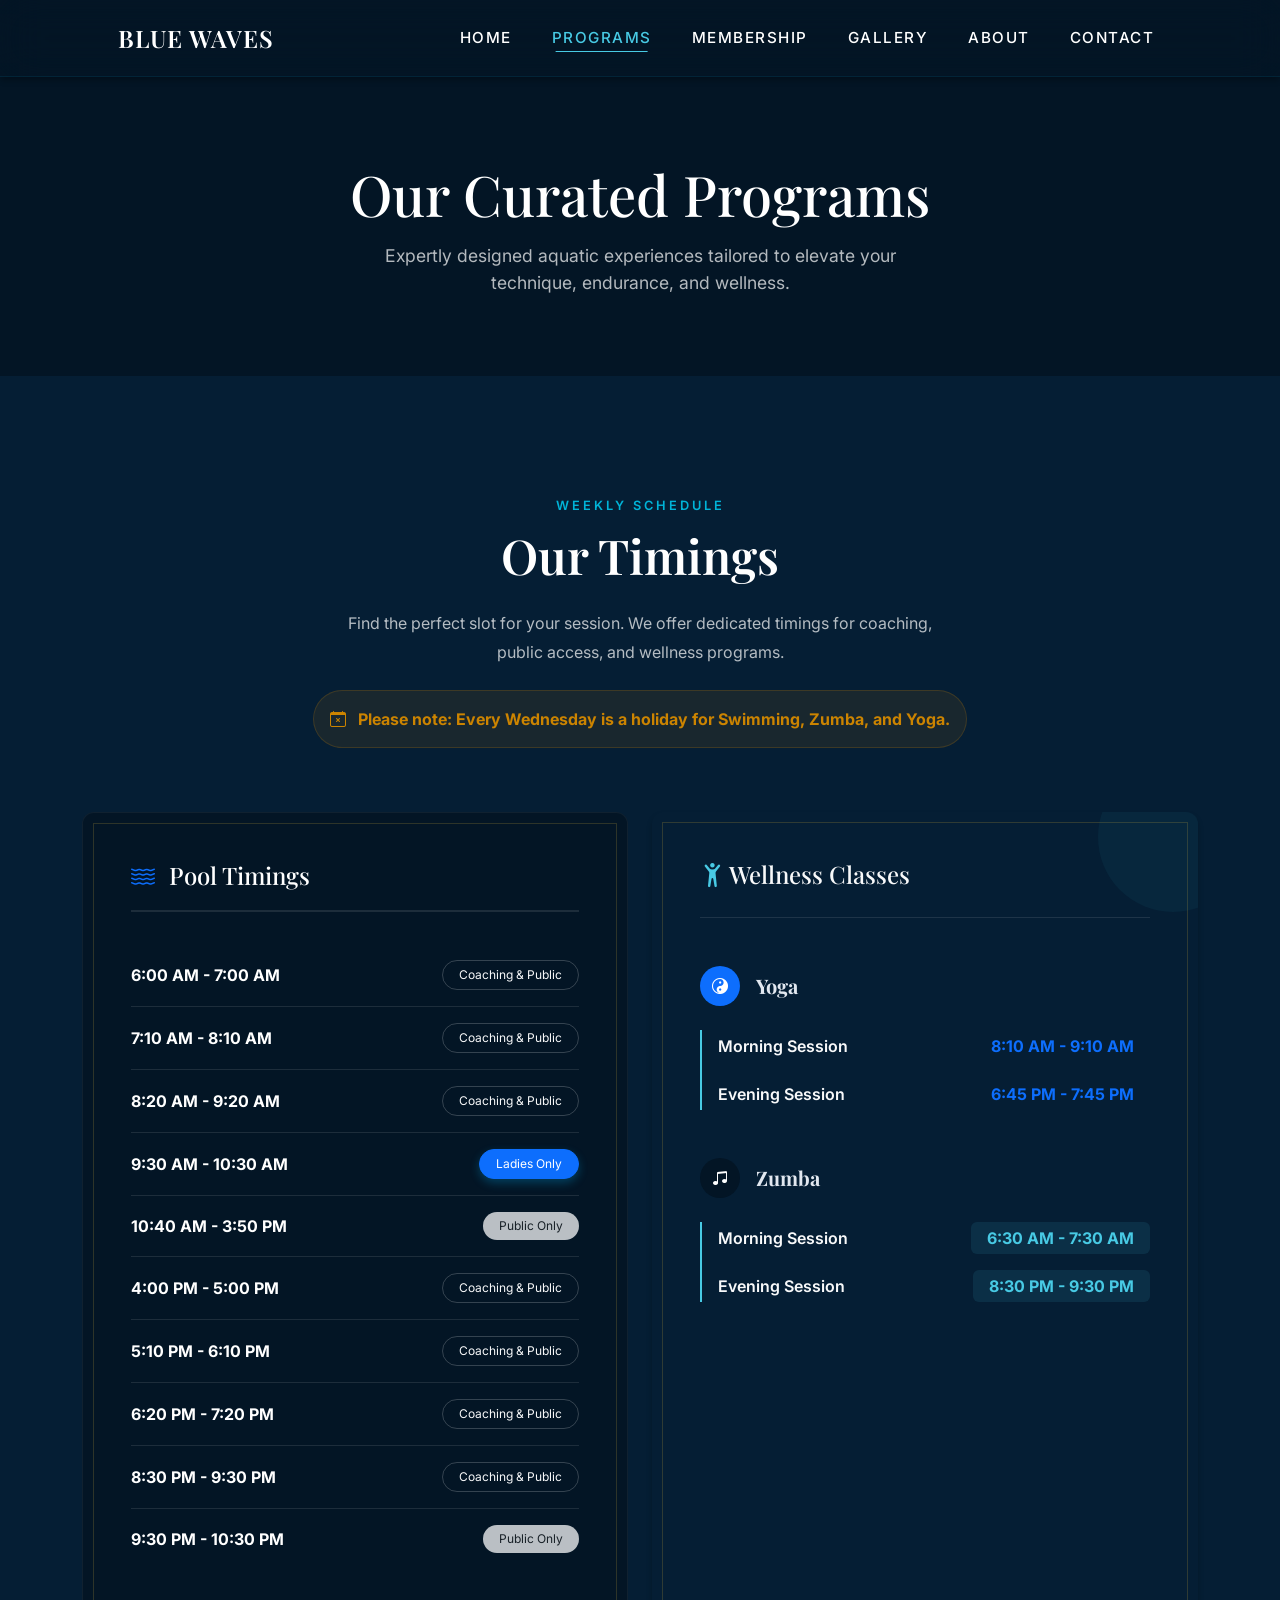
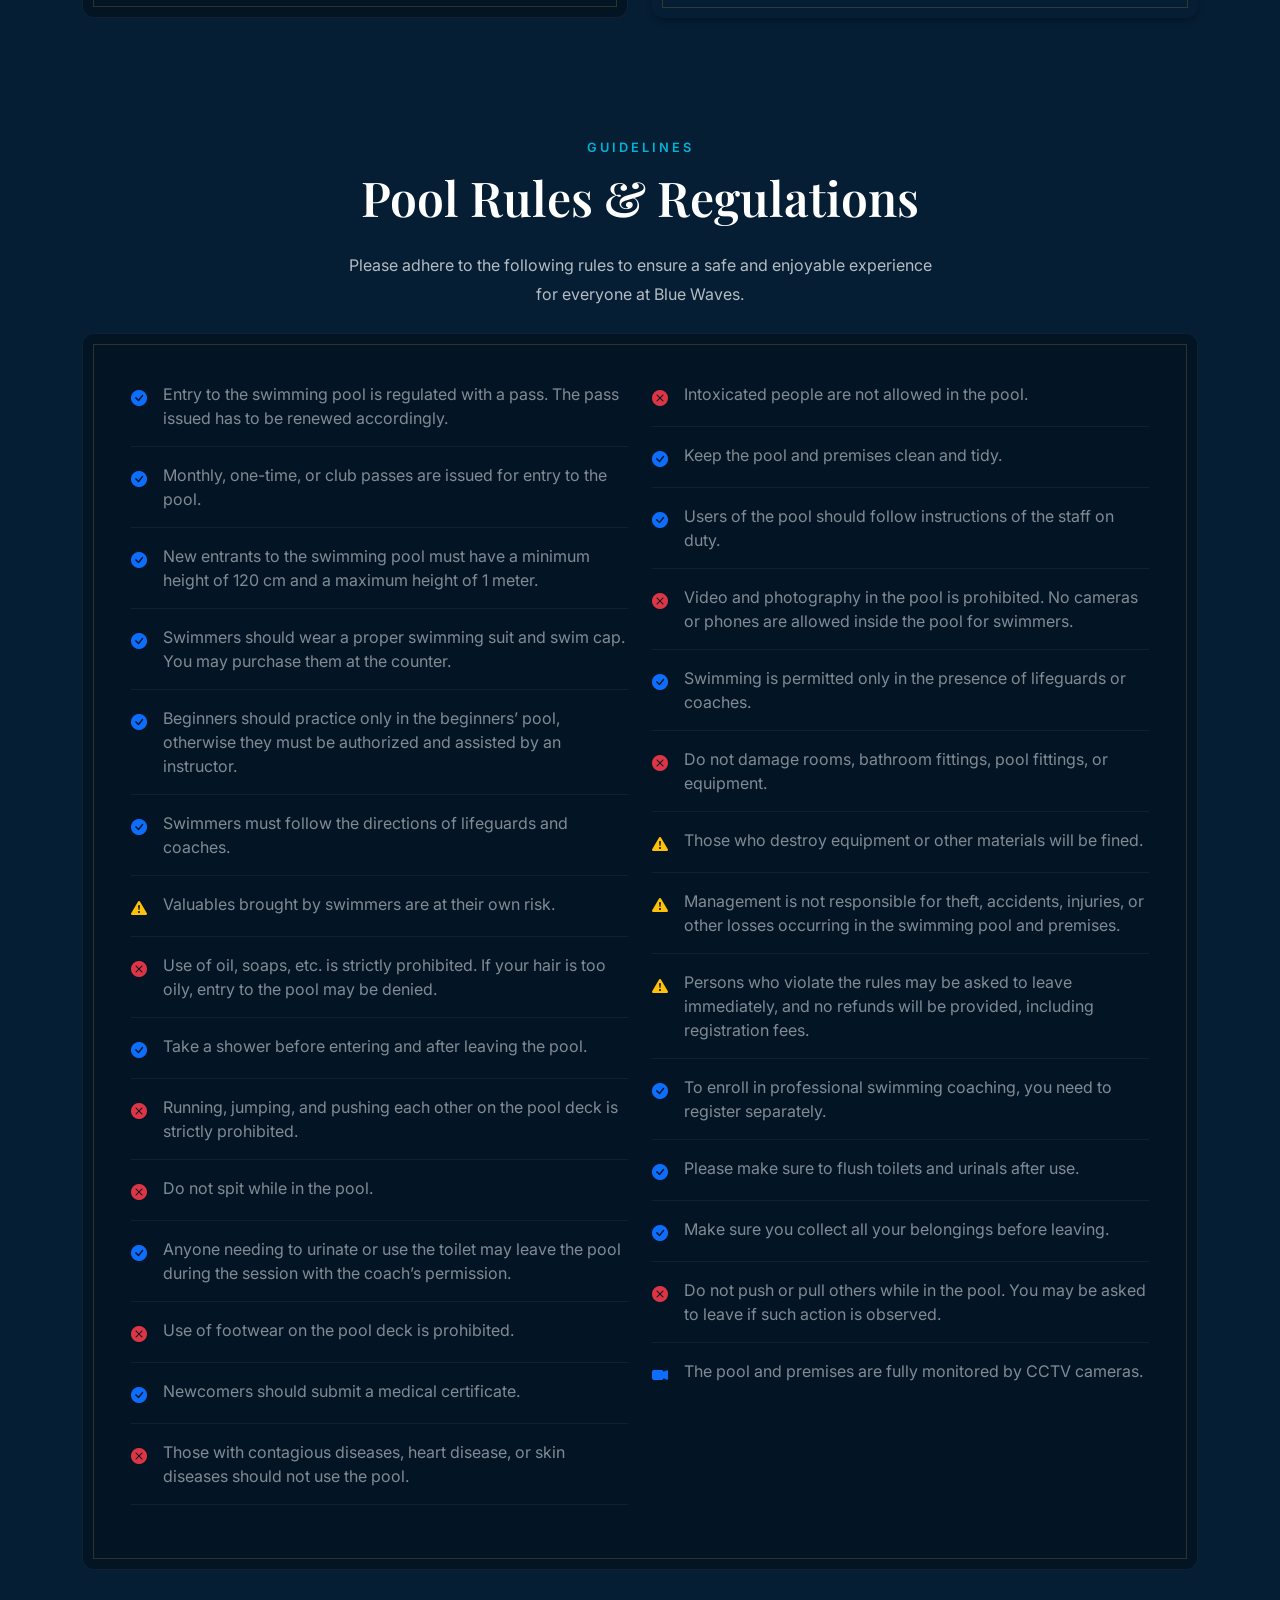
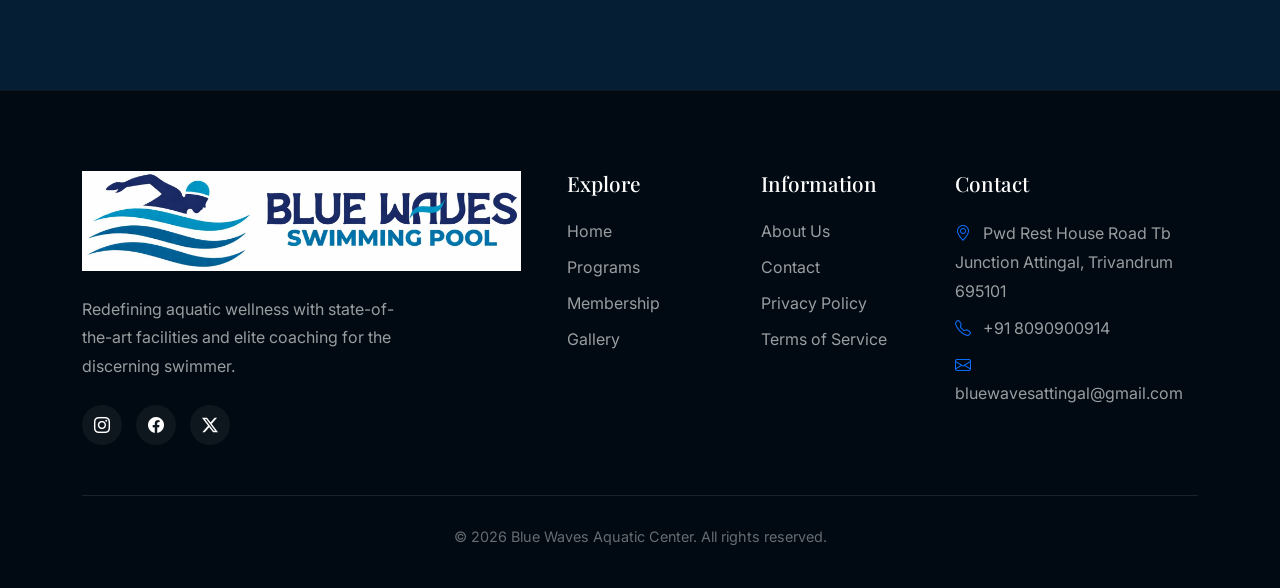
<file: frontend/programs.html>
<!DOCTYPE html>
<html lang="en">

<head>
  <meta charset="UTF-8" />
  <meta name="viewport" content="width=device-width, initial-scale=1.0" />
  <title>Swimming, Yoga & Zumba Programs | Blue Waves Attingal</title>
  <meta name="description"
    content="Explore our diverse range of wellness programs at Blue Waves Attingal. From beginner swimming lessons to advanced elite coaching, Zumba, and morning Yoga sessions." />
  <meta name="keywords"
    content="swimming programs, yoga classes Attingal, zumba training, swimming lessons Trivandrum, adult swim classes, wellness programs" />
  <meta property="og:title" content="Expert wellness Programs | Blue Waves Attingal" />
  <meta property="og:description"
    content="Explore our diverse range of wellness programs designed for all skill levels at Blue Waves." />
  <meta property="og:type" content="website" />

  <!-- Speed Optimizations -->
  <link rel="dns-prefetch" href="https://cdn.jsdelivr.net">
  <link rel="preconnect" href="https://cdn.jsdelivr.net" crossorigin>
  <link rel="preload" href="css/style.css" as="style">

  <!-- Bootstrap -->
  <link href="https://cdn.jsdelivr.net/npm/bootstrap@5.3.3/dist/css/bootstrap.min.css" rel="stylesheet">
  <!-- Icons -->
  <link rel="stylesheet" href="https://cdn.jsdelivr.net/npm/bootstrap-icons@1.11.3/font/bootstrap-icons.min.css">
  <link rel="stylesheet" href="css/style.css">
</head>

<body>

  <!-- NAVBAR -->
  <header>
    <nav class="navbar navbar-expand-lg fixed-top custom-nav scrolled" id="navbar"
      style="background: var(--nav-scrolled); backdrop-filter: blur(20px);">
      <div class="container px-4 px-lg-5">
        <a class="navbar-brand d-flex align-items-center gap-3" href="index.html">
          <span class="brand-text">BLUE WAVES</span>
        </a>

        <button class="navbar-toggler border-0 shadow-none" type="button" data-bs-toggle="collapse"
          data-bs-target="#navMenu">
          <i class="bi bi-list text-white fs-1"></i>
        </button>

        <div class="collapse navbar-collapse" id="navMenu">
          <ul class="navbar-nav ms-auto align-items-lg-center gap-lg-4">
            <li class="nav-item"><a class="nav-link" href="index.html">Home</a></li>
            <li class="nav-item"><a class="nav-link active" href="programs.html">Programs</a></li>
            <li class="nav-item"><a class="nav-link" href="membership.html">Membership</a></li>
            <li class="nav-item"><a class="nav-link" href="gallery.html">Gallery</a></li>
            <li class="nav-item"><a class="nav-link" href="about.html">About</a></li>
            <li class="nav-item"><a class="nav-link" href="contact.html">Contact</a></li>

          </ul>
        </div>
      </div>
    </nav>
  </header>

  <main>
    <section class="page-header">
      <div class="container animate-on-scroll is-visible">
        <h1>Our Curated Programs</h1>
        <p>Expertly designed aquatic experiences tailored to elevate your technique, endurance, and wellness.</p>
      </div>
    </section>

    <!-- TIMINGS SCHEUDLE SECTION -->
    <section class="section-space">
      <div class="container">
        <div class="section-title text-center animate-on-scroll is-visible">
          <span>Weekly Schedule</span>
          <h2>Our Timings</h2>
          <p class="text-muted mb-4">Find the perfect slot for your session. We offer dedicated timings for coaching,
            public access, and wellness programs.</p>
          <div class="alert alert-warning d-inline-block rounded-pill fw-bold"
            style="color: #cc8400; background: rgba(204, 132, 0, 0.1); border: 1px solid rgba(204, 132, 0, 0.2);">
            <i class="bi bi-calendar-x me-2"></i> Please note: Every Wednesday is a holiday for Swimming, Zumba, and
            Yoga.
          </div>
        </div>

        <div class="row g-4 mt-4">
          <!-- Pool Timings -->
          <div class="col-lg-6">
            <div class="premium-box h-100 p-4 p-md-5 animate-on-scroll is-visible"
              style="border-radius: 12px; background: var(--dark-bg); box-shadow: var(--shadow-md);">
              <h4 class="mb-5 text-white"
                style="font-family: 'Playfair Display', serif; border-bottom: 2px solid rgba(255,255,255,0.1); padding-bottom: 20px;">
                <i class="bi bi-water text-primary me-2"></i> Pool Timings
              </h4>
              <ul class="list-unstyled schedule-list text-white-50">
                <li
                  class="d-flex justify-content-between align-items-center flex-wrap gap-2 mb-3 border-bottom border-light pb-3"
                  style="--bs-border-opacity: .1;">
                  <span class="fw-bold text-white" style="min-width: 150px;">6:00 AM - 7:00 AM</span>
                  <span class="badge rounded-pill border border-light text-light px-3 py-2 fw-normal"
                    style="--bs-border-opacity: .2;">Coaching & Public</span>
                </li>
                <li
                  class="d-flex justify-content-between align-items-center flex-wrap gap-2 mb-3 border-bottom border-light pb-3"
                  style="--bs-border-opacity: .1;">
                  <span class="fw-bold text-white" style="min-width: 150px;">7:10 AM - 8:10 AM</span>
                  <span class="badge rounded-pill border border-light text-light px-3 py-2 fw-normal"
                    style="--bs-border-opacity: .2;">Coaching & Public</span>
                </li>
                <li
                  class="d-flex justify-content-between align-items-center flex-wrap gap-2 mb-3 border-bottom border-light pb-3"
                  style="--bs-border-opacity: .1;">
                  <span class="fw-bold text-white" style="min-width: 150px;">8:20 AM - 9:20 AM</span>
                  <span class="badge rounded-pill border border-light text-light px-3 py-2 fw-normal"
                    style="--bs-border-opacity: .2;">Coaching & Public</span>
                </li>
                <li
                  class="d-flex justify-content-between align-items-center flex-wrap gap-2 mb-3 border-bottom border-light pb-3"
                  style="--bs-border-opacity: .1;">
                  <span class="fw-bold text-white" style="min-width: 150px;">9:30 AM - 10:30 AM</span>
                  <span class="badge rounded-pill bg-primary text-white border border-primary px-3 py-2 fw-normal"
                    style="box-shadow: 0 4px 10px rgba(0, 163, 224, 0.3);">Ladies Only</span>
                </li>
                <li
                  class="d-flex justify-content-between align-items-center flex-wrap gap-2 mb-3 border-bottom border-light pb-3"
                  style="--bs-border-opacity: .1;">
                  <span class="fw-bold text-white" style="min-width: 150px;">10:40 AM - 3:50 PM</span>
                  <span class="badge rounded-pill bg-light text-dark px-3 py-2 fw-normal opacity-75">Public Only</span>
                </li>
                <li
                  class="d-flex justify-content-between align-items-center flex-wrap gap-2 mb-3 border-bottom border-light pb-3"
                  style="--bs-border-opacity: .1;">
                  <span class="fw-bold text-white" style="min-width: 150px;">4:00 PM - 5:00 PM</span>
                  <span class="badge rounded-pill border border-light text-light px-3 py-2 fw-normal"
                    style="--bs-border-opacity: .2;">Coaching & Public</span>
                </li>
                <li
                  class="d-flex justify-content-between align-items-center flex-wrap gap-2 mb-3 border-bottom border-light pb-3"
                  style="--bs-border-opacity: .1;">
                  <span class="fw-bold text-white" style="min-width: 150px;">5:10 PM - 6:10 PM</span>
                  <span class="badge rounded-pill border border-light text-light px-3 py-2 fw-normal"
                    style="--bs-border-opacity: .2;">Coaching & Public</span>
                </li>
                <li
                  class="d-flex justify-content-between align-items-center flex-wrap gap-2 mb-3 border-bottom border-light pb-3"
                  style="--bs-border-opacity: .1;">
                  <span class="fw-bold text-white" style="min-width: 150px;">6:20 PM - 7:20 PM</span>
                  <span class="badge rounded-pill border border-light text-light px-3 py-2 fw-normal"
                    style="--bs-border-opacity: .2;">Coaching & Public</span>
                </li>
                <li
                  class="d-flex justify-content-between align-items-center flex-wrap gap-2 mb-3 border-bottom border-light pb-3"
                  style="--bs-border-opacity: .1;">
                  <span class="fw-bold text-white" style="min-width: 150px;">8:30 PM - 9:30 PM</span>
                  <span class="badge rounded-pill border border-light text-light px-3 py-2 fw-normal"
                    style="--bs-border-opacity: .2;">Coaching & Public</span>
                </li>
                <li class="d-flex justify-content-between align-items-center flex-wrap gap-2 mb-1">
                  <span class="fw-bold text-white" style="min-width: 150px;">9:30 PM - 10:30 PM</span>
                  <span class="badge rounded-pill bg-light text-dark px-3 py-2 fw-normal opacity-75">Public Only</span>
                </li>
              </ul>
            </div>
          </div>

          <!-- Wellness Timings -->
          <div class="col-lg-6">
            <div class="premium-box h-100 p-4 p-md-5 animate-on-scroll is-visible"
              style="border-radius: 12px; background: transparent; border: 1px solid var(--border-color); position: relative; overflow: hidden; box-shadow: var(--shadow-sm);">
              <div
                style="position: absolute; top: -50px; right: -50px; width: 150px; height: 150px; background: var(--accent); opacity: 0.05; border-radius: 50%;">
              </div>
              <h4 class="mb-5 text-light"
                style="font-family: 'Playfair Display', serif; border-bottom: 1px solid rgba(255,255,255,0.1); padding-bottom: 20px;">
                <i class="bi bi-person-arms-up mb-2 d-inline-block" style="color: var(--accent);"></i> Wellness Classes
              </h4>

              <!-- Yoga -->
              <div class="mb-5">
                <div class="d-flex align-items-center gap-3 mb-4">
                  <div class="bg-primary text-white rounded-circle d-flex align-items-center justify-content-center"
                    style="width: 40px; height: 40px;">
                    <i class="bi bi-yin-yang"></i>
                  </div>
                  <h5 class="mb-0 fw-bold">Yoga</h5>
                </div>
                <div class="ps-3 border-start border-2" style="border-color: var(--accent) !important;">
                  <div class="d-flex justify-content-between align-items-center mb-3">
                    <span class="fw-semibold text-light">Morning Session</span>
                    <span class="text-primary fw-bold px-3 py-1 bg-soft rounded">8:10 AM - 9:10 AM</span>
                  </div>
                  <div class="d-flex justify-content-between align-items-center">
                    <span class="fw-semibold text-light">Evening Session</span>
                    <span class="text-primary fw-bold px-3 py-1 bg-soft rounded">6:45 PM - 7:45 PM</span>
                  </div>
                </div>
              </div>

              <!-- Zumba -->
              <div>
                <div class="d-flex align-items-center gap-3 mb-4">
                  <div class="bg-dark text-white rounded-circle d-flex align-items-center justify-content-center"
                    style="width: 40px; height: 40px;">
                    <i class="bi bi-music-note-beamed"></i>
                  </div>
                  <h5 class="mb-0 fw-bold">Zumba</h5>
                </div>
                <div class="ps-3 border-start border-2" style="border-color: var(--accent) !important;">
                  <div class="d-flex justify-content-between align-items-center mb-3">
                    <span class="fw-semibold text-light">Morning Session</span>
                    <span class="fw-bold px-3 py-1 rounded" style="color: var(--accent); background: rgba(72,202,228,0.1);">6:30 AM - 7:30 AM</span>
                  </div>
                  <div class="d-flex justify-content-between align-items-center">
                    <span class="fw-semibold text-light">Evening Session</span>
                    <span class="fw-bold px-3 py-1 rounded" style="color: var(--accent); background: rgba(72,202,228,0.1);">8:30 PM - 9:30 PM</span>
                  </div>
                </div>
              </div>

            </div>
          </div>
        </div>
      </div>
    </section>

    <!-- RULES & REGULATIONS SECTION -->
    <section class="section-space pt-0">
      <div class="container">
        <div class="section-title text-center animate-on-scroll is-visible">
          <span>Guidelines</span>
          <h2>Pool Rules & Regulations</h2>
          <p class="text-muted mb-4">Please adhere to the following rules to ensure a safe and enjoyable experience for
            everyone at Blue Waves.</p>
        </div>

        <div class="row justify-content-center">
          <div class="col-lg-12">
            <div class="premium-box p-4 p-md-5 animate-on-scroll is-visible"
              style="border-radius: 12px; background: var(--dark-bg); box-shadow: var(--shadow-md);">
              <div class="row g-4">
                <!-- Column 1 -->
                <div class="col-md-6">
                  <ul class="list-unstyled text-white-50 mb-0">
                    <li class="d-flex align-items-start mb-3 border-bottom border-light pb-3"
                      style="--bs-border-opacity: .05;">
                      <i class="bi bi-check-circle-fill text-primary me-3 mt-1"></i>
                      <span>Entry to the swimming pool is regulated with a pass. The pass issued has to be renewed
                        accordingly.</span>
                    </li>
                    <li class="d-flex align-items-start mb-3 border-bottom border-light pb-3"
                      style="--bs-border-opacity: .05;">
                      <i class="bi bi-check-circle-fill text-primary me-3 mt-1"></i>
                      <span>Monthly, one-time, or club passes are issued for entry to the pool.</span>
                    </li>
                    <li class="d-flex align-items-start mb-3 border-bottom border-light pb-3"
                      style="--bs-border-opacity: .05;">
                      <i class="bi bi-check-circle-fill text-primary me-3 mt-1"></i>
                      <span>New entrants to the swimming pool must have a minimum height of 120 cm and a maximum height
                        of 1 meter.</span>
                    </li>
                    <li class="d-flex align-items-start mb-3 border-bottom border-light pb-3"
                      style="--bs-border-opacity: .05;">
                      <i class="bi bi-check-circle-fill text-primary me-3 mt-1"></i>
                      <span>Swimmers should wear a proper swimming suit and swim cap. You may purchase them at the
                        counter.</span>
                    </li>
                    <li class="d-flex align-items-start mb-3 border-bottom border-light pb-3"
                      style="--bs-border-opacity: .05;">
                      <i class="bi bi-check-circle-fill text-primary me-3 mt-1"></i>
                      <span>Beginners should practice only in the beginners’ pool, otherwise they must be authorized and
                        assisted by an instructor.</span>
                    </li>
                    <li class="d-flex align-items-start mb-3 border-bottom border-light pb-3"
                      style="--bs-border-opacity: .05;">
                      <i class="bi bi-check-circle-fill text-primary me-3 mt-1"></i>
                      <span>Swimmers must follow the directions of lifeguards and coaches.</span>
                    </li>
                    <li class="d-flex align-items-start mb-3 border-bottom border-light pb-3"
                      style="--bs-border-opacity: .05;">
                      <i class="bi bi-exclamation-triangle-fill text-warning me-3 mt-1"></i>
                      <span>Valuables brought by swimmers are at their own risk.</span>
                    </li>
                    <li class="d-flex align-items-start mb-3 border-bottom border-light pb-3"
                      style="--bs-border-opacity: .05;">
                      <i class="bi bi-x-circle-fill text-danger me-3 mt-1"></i>
                      <span>Use of oil, soaps, etc. is strictly prohibited. If your hair is too oily, entry to the pool
                        may be denied.</span>
                    </li>
                    <li class="d-flex align-items-start mb-3 border-bottom border-light pb-3"
                      style="--bs-border-opacity: .05;">
                      <i class="bi bi-check-circle-fill text-primary me-3 mt-1"></i>
                      <span>Take a shower before entering and after leaving the pool.</span>
                    </li>
                    <li class="d-flex align-items-start mb-3 border-bottom border-light pb-3"
                      style="--bs-border-opacity: .05;">
                      <i class="bi bi-x-circle-fill text-danger me-3 mt-1"></i>
                      <span>Running, jumping, and pushing each other on the pool deck is strictly prohibited.</span>
                    </li>
                    <li class="d-flex align-items-start mb-3 border-bottom border-light pb-3"
                      style="--bs-border-opacity: .05;">
                      <i class="bi bi-x-circle-fill text-danger me-3 mt-1"></i>
                      <span>Do not spit while in the pool.</span>
                    </li>
                    <li class="d-flex align-items-start mb-3 border-bottom border-light pb-3"
                      style="--bs-border-opacity: .05;">
                      <i class="bi bi-check-circle-fill text-primary me-3 mt-1"></i>
                      <span>Anyone needing to urinate or use the toilet may leave the pool during the session with the
                        coach’s permission.</span>
                    </li>
                    <li class="d-flex align-items-start mb-3 border-bottom border-light pb-3"
                      style="--bs-border-opacity: .05;">
                      <i class="bi bi-x-circle-fill text-danger me-3 mt-1"></i>
                      <span>Use of footwear on the pool deck is prohibited.</span>
                    </li>
                    <li class="d-flex align-items-start mb-3 border-bottom border-light pb-3"
                      style="--bs-border-opacity: .05;">
                      <i class="bi bi-check-circle-fill text-primary me-3 mt-1"></i>
                      <span>Newcomers should submit a medical certificate.</span>
                    </li>
                    <li class="d-flex align-items-start mb-3 border-bottom border-light pb-3"
                      style="--bs-border-opacity: .05;">
                      <i class="bi bi-x-circle-fill text-danger me-3 mt-1"></i>
                      <span>Those with contagious diseases, heart disease, or skin diseases should not use the
                        pool.</span>
                    </li>
                  </ul>
                </div>

                <!-- Column 2 -->
                <div class="col-md-6">
                  <ul class="list-unstyled text-white-50 mb-0">
                    <li class="d-flex align-items-start mb-3 border-bottom border-light pb-3"
                      style="--bs-border-opacity: .05;">
                      <i class="bi bi-x-circle-fill text-danger me-3 mt-1"></i>
                      <span>Intoxicated people are not allowed in the pool.</span>
                    </li>
                    <li class="d-flex align-items-start mb-3 border-bottom border-light pb-3"
                      style="--bs-border-opacity: .05;">
                      <i class="bi bi-check-circle-fill text-primary me-3 mt-1"></i>
                      <span>Keep the pool and premises clean and tidy.</span>
                    </li>
                    <li class="d-flex align-items-start mb-3 border-bottom border-light pb-3"
                      style="--bs-border-opacity: .05;">
                      <i class="bi bi-check-circle-fill text-primary me-3 mt-1"></i>
                      <span>Users of the pool should follow instructions of the staff on duty.</span>
                    </li>
                    <li class="d-flex align-items-start mb-3 border-bottom border-light pb-3"
                      style="--bs-border-opacity: .05;">
                      <i class="bi bi-x-circle-fill text-danger me-3 mt-1"></i>
                      <span>Video and photography in the pool is prohibited. No cameras or phones are allowed inside the
                        pool for swimmers.</span>
                    </li>
                    <li class="d-flex align-items-start mb-3 border-bottom border-light pb-3"
                      style="--bs-border-opacity: .05;">
                      <i class="bi bi-check-circle-fill text-primary me-3 mt-1"></i>
                      <span>Swimming is permitted only in the presence of lifeguards or coaches.</span>
                    </li>
                    <li class="d-flex align-items-start mb-3 border-bottom border-light pb-3"
                      style="--bs-border-opacity: .05;">
                      <i class="bi bi-x-circle-fill text-danger me-3 mt-1"></i>
                      <span>Do not damage rooms, bathroom fittings, pool fittings, or equipment.</span>
                    </li>
                    <li class="d-flex align-items-start mb-3 border-bottom border-light pb-3"
                      style="--bs-border-opacity: .05;">
                      <i class="bi bi-exclamation-triangle-fill text-warning me-3 mt-1"></i>
                      <span>Those who destroy equipment or other materials will be fined.</span>
                    </li>
                    <li class="d-flex align-items-start mb-3 border-bottom border-light pb-3"
                      style="--bs-border-opacity: .05;">
                      <i class="bi bi-exclamation-triangle-fill text-warning me-3 mt-1"></i>
                      <span>Management is not responsible for theft, accidents, injuries, or other losses occurring in
                        the swimming pool and premises.</span>
                    </li>
                    <li class="d-flex align-items-start mb-3 border-bottom border-light pb-3"
                      style="--bs-border-opacity: .05;">
                      <i class="bi bi-exclamation-triangle-fill text-warning me-3 mt-1"></i>
                      <span>Persons who violate the rules may be asked to leave immediately, and no refunds will be
                        provided, including registration fees.</span>
                    </li>
                    <li class="d-flex align-items-start mb-3 border-bottom border-light pb-3"
                      style="--bs-border-opacity: .05;">
                      <i class="bi bi-check-circle-fill text-primary me-3 mt-1"></i>
                      <span>To enroll in professional swimming coaching, you need to register separately.</span>
                    </li>
                    <li class="d-flex align-items-start mb-3 border-bottom border-light pb-3"
                      style="--bs-border-opacity: .05;">
                      <i class="bi bi-check-circle-fill text-primary me-3 mt-1"></i>
                      <span>Please make sure to flush toilets and urinals after use.</span>
                    </li>
                    <li class="d-flex align-items-start mb-3 border-bottom border-light pb-3"
                      style="--bs-border-opacity: .05;">
                      <i class="bi bi-check-circle-fill text-primary me-3 mt-1"></i>
                      <span>Make sure you collect all your belongings before leaving.</span>
                    </li>
                    <li class="d-flex align-items-start mb-3 border-bottom border-light pb-3"
                      style="--bs-border-opacity: .05;">
                      <i class="bi bi-x-circle-fill text-danger me-3 mt-1"></i>
                      <span>Do not push or pull others while in the pool. You may be asked to leave if such action is
                        observed.</span>
                    </li>
                    <li class="d-flex align-items-start mb-3 pb-0" style="--bs-border-opacity: .05;">
                      <i class="bi bi-camera-video-fill text-primary me-3 mt-1"></i>
                      <span>The pool and premises are fully monitored by CCTV cameras.</span>
                    </li>
                  </ul>
                </div>
              </div>
            </div>
          </div>
        </div>
      </div>
    </section>
  </main>

  <!-- FOOTER -->
  <footer class="footer">
    <div class="container">
      <div class="row g-5">
        <div class="col-lg-4">
          <img src="assets/logo.png" alt="Blue Waves Logo" class="site-logo-footer mb-4">
          <p class="footer-text mb-4">Redefining aquatic wellness with state-of-the-art facilities and elite coaching
            for the discerning swimmer.</p>
          <div class="social-icons">
            <a href="#"><i class="bi bi-instagram"></i></a>
            <a href="#"><i class="bi bi-facebook"></i></a>
            <a href="#"><i class="bi bi-twitter-x"></i></a>
          </div>
        </div>

        <div class="col-lg-2 offset-lg-1 col-md-4">
          <h5 class="footer-heading">Explore</h5>
          <a href="index.html" class="footer-link">Home</a>
          <a href="programs.html" class="footer-link">Programs</a>
          <a href="membership.html" class="footer-link">Membership</a>
          <a href="gallery.html" class="footer-link">Gallery</a>
        </div>

        <div class="col-lg-2 col-md-4">
          <h5 class="footer-heading">Information</h5>
          <a href="about.html" class="footer-link">About Us</a>
          <a href="contact.html" class="footer-link">Contact</a>
          <a href="#" class="footer-link">Privacy Policy</a>
          <a href="#" class="footer-link">Terms of Service</a>
        </div>

        <div class="col-lg-3 col-md-4">
          <h5 class="footer-heading">Contact</h5>
          <p class="footer-text mb-2">
            <i class="bi bi-geo-alt text-primary me-2"></i>
            <a href="https://maps.app.goo.gl/wrqd2AQjrpPMctRj9" target="_blank" class="text-decoration-none"
              style="color: inherit;">Pwd Rest House Road Tb Junction Attingal, Trivandrum 695101</a>
          </p>
          <p class="footer-text mb-2"><i class="bi bi-telephone text-primary me-2"></i> <a href="tel:+918090900914"
              class="text-decoration-none" style="color: inherit;">+91 8090900914</a></p>
          <p class="footer-text">
            <i class="bi bi-envelope text-primary me-2"></i>
            <a href="mailto:bluewavesattingal@gmail.com" class="text-decoration-none"
              style="color: inherit;">bluewavesattingal@gmail.com</a>
          </p>
        </div>
      </div>

      <div class="footer-bottom">
        <p class="mb-0">© 2026 Blue Waves Aquatic Center. All rights reserved.</p>
      </div>
    </div>
  </footer>

  <script src="https://cdn.jsdelivr.net/npm/bootstrap@5.3.3/dist/js/bootstrap.bundle.min.js" defer></script>
  <script src="js/script.js" defer></script>

</body>

</html>
</file>
<file: frontend/css/style.css>
/* css/style.css */
@import url('https://fonts.googleapis.com/css2?family=Playfair+Display:ital,wght@0,400;0,600;0,700;1,400&family=Inter:wght@300;400;500;600;700&display=swap');

:root {
  --primary: #00b4d8;
  --primary-hover: #0096c7;
  --accent: #48cae4; /* Light cyan accent */
  --accent-hover: #90e0ef;
  --dark-bg: #031525; /* Deep Ocean */
  --darker-bg: #010a12; /* Abyssal Ocean */
  --soft-bg: #051e34; /* Slightly lighter aquatic */
  --text-main: #e2e8f0; /* Light text */
  --text-light: #ffffff;
  --text-muted: #cbd5e1;
  --glass-bg: rgba(3, 21, 37, 0.6);
  --glass-border: rgba(0, 180, 216, 0.2);
  --glass-blur: blur(16px);
  --shadow-sm: 0 4px 6px -1px rgba(0, 0, 0, 0.3);
  --shadow-lg: 0 20px 40px -5px rgba(0, 0, 0, 0.5);
  --transition: all 0.4s cubic-bezier(0.25, 1, 0.5, 1);
}

html,
body {
  overflow-x: hidden !important;
  width: 100%;
  max-width: 100%;
  position: relative;
}

body {
  font-family: 'Inter', sans-serif;
  color: var(--text-main);
  background-color: var(--soft-bg);
}

/* Override Bootstrap's .text-muted for dark theme legibility */
.text-muted {
  color: rgba(255, 255, 255, 0.7) !important;
}

h1,
h2,
h3,
h4,
h5,
h6,
.brand-text {
  font-family: 'Playfair Display', serif;
}

/* NAVBAR */
.custom-nav {
  transition: transform 0.4s ease-in-out, background-color 0.4s ease-in-out, padding 0.4s ease-in-out, box-shadow 0.4s ease-in-out;
  padding: 15px 0;
  background: rgba(3, 21, 37, 0.85);
  backdrop-filter: blur(10px);
  border-bottom: 1px solid rgba(0, 180, 216, 0.1);
  box-shadow: var(--shadow-sm);
}

.custom-nav.scrolled {
  background: rgba(3, 21, 37, 0.98);
  padding: 10px 0;
  box-shadow: var(--shadow-lg);
}

.custom-nav.nav-hidden {
  transform: translateY(-100%);
}

.brand-text {
  color: var(--text-light) !important;
  font-weight: 600;
  font-size: 1.5rem;
  letter-spacing: 1px;
}

.site-logo {
  height: 65px;
  width: auto;
  object-fit: contain;
  transition: var(--transition);
}

.scrolled .site-logo {
  height: 45px;
}

.site-logo-footer {
  height: 100px;
  width: auto;
  object-fit: contain;
}

.nav-link {
  color: var(--text-light) !important;
  font-weight: 500;
  font-size: 0.95rem;
  text-transform: uppercase;
  letter-spacing: 1.5px;
  transition: var(--transition);
  position: relative;
}

.nav-link::after {
  content: '';
  position: absolute;
  width: 0;
  height: 1px;
  bottom: 5px;
  left: 50%;
  background-color: var(--accent);
  transition: var(--transition);
  transform: translateX(-50%);
}

.nav-link:hover::after,
.nav-link.active::after {
  width: 80%;
}

.nav-link:hover,
.nav-link.active {
  color: var(--accent) !important;
}

/* BUTTONS */
.btn-brand {
  background: var(--accent);
  color: var(--dark-bg);
  border: 1px solid var(--accent);
  transition: var(--transition);
  font-weight: 500;
  letter-spacing: 1px;
  text-transform: uppercase;
  font-size: 0.85rem;
  padding: 12px 28px;
}

.btn-brand:hover {
  background: transparent;
  color: var(--accent);
  transform: translateY(-2px);
  box-shadow: 0 10px 20px rgba(212, 175, 55, 0.2);
}

.btn-primary-custom {
  background: var(--primary);
  color: white;
  border: none;
  transition: var(--transition);
  font-weight: 500;
  letter-spacing: 1px;
  text-transform: uppercase;
  font-size: 0.85rem;
  padding: 12px 28px;
}

.btn-primary-custom:hover {
  background: var(--primary-hover);
  color: white;
  transform: translateY(-2px);
  box-shadow: 0 10px 20px rgba(0, 180, 216, 0.3);
}

.btn-outline-light {
  border: 1px solid rgba(255, 255, 255, 0.5);
  color: white;
  transition: var(--transition);
  font-weight: 400;
  letter-spacing: 1px;
  text-transform: uppercase;
  font-size: 0.85rem;
  padding: 12px 28px;
}

.btn-outline-light:hover {
  background: white;
  color: var(--dark-bg);
  transform: translateY(-2px);
  box-shadow: 0 10px 20px rgba(255, 255, 255, 0.2);
}

/* HERO SECTION */
.hero-section {
  min-height: 100vh;
  background: linear-gradient(135deg, var(--darker-bg) 0%, var(--soft-bg) 100%);
  position: relative;
  display: flex;
  align-items: center;
  padding-top: 120px;
  padding-bottom: 120px;
}

@media (max-width: 768px) {
  .hero-section {
    padding-top: 100px;
    padding-bottom: 80px;
    min-height: auto;
  }
}

/* IMAGE BOX */
.hero-image-container {
  position: relative;
}

.hero-image-container::before {
  content: '';
  position: absolute;
  top: -20px;
  right: -20px;
  bottom: 20px;
  left: 20px;
  background-color: rgba(0, 180, 216, 0.2);
  border-radius: 20px;
  z-index: 0;
}

.hero-image-box {
  border-radius: 20px;
  box-shadow: var(--shadow-lg);
  position: relative;
  z-index: 1;
  width: 100%;
  height: auto;
  object-fit: cover;
  max-height: 650px;
}

.hero-overlay {
  display: none;
}

.hero-subtitle {
  font-family: 'Inter', sans-serif;
  font-weight: 600;
  letter-spacing: 4px;
  color: var(--primary);
  text-transform: uppercase;
  font-size: 0.9rem;
  margin-bottom: 15px;
  display: block;
}

.hero-title {
  font-family: 'Inter', sans-serif;
  font-size: clamp(2.5rem, 6vw, 5rem);
  font-weight: 800;
  line-height: 1.1;
  color: var(--text-light);
  margin-bottom: 20px;
  letter-spacing: -1px;
}

.hero-text {
  font-family: 'Inter', sans-serif;
  max-width: 540px;
  font-size: 1.1rem;
  color: rgba(255, 255, 255, 0.85);
  line-height: 1.8;
  font-weight: 300;
}

/* MODERN BUTTONS */
.btn-modern-solid {
  background: var(--primary);
  color: white;
  border: none;
  font-weight: 600;
  letter-spacing: 1px;
  text-transform: uppercase;
  font-size: 0.85rem;
  padding: 16px 32px;
  transition: var(--transition);
}

.btn-modern-solid:hover {
  background: white;
  color: var(--dark-bg);
  transform: translateY(-2px);
  box-shadow: 0 10px 20px rgba(0, 180, 216, 0.4);
}

.btn-modern-outline {
  border: 1px solid rgba(255, 255, 255, 0.5);
  color: white;
  background: transparent;
  font-weight: 600;
  letter-spacing: 1px;
  text-transform: uppercase;
  font-size: 0.85rem;
  padding: 16px 32px;
  transition: var(--transition);
}

.btn-modern-outline:hover {
  background: rgba(255, 255, 255, 0.1);
  color: white;
  transform: translateY(-2px);
  box-shadow: 0 10px 20px rgba(255, 255, 255, 0.1);
}

.hero-logo-circle {
  width: 380px;
  height: 380px;
  flex: 0 0 380px;
  background: rgba(255, 255, 255, 0.85);
  backdrop-filter: blur(15px);
  border: 1px solid rgba(255, 255, 255, 0.5);
  border-radius: 50%;
  display: flex;
  align-items: center;
  justify-content: center;
  box-shadow: 0 20px 50px rgba(0, 0, 0, 0.5);
  padding: 40px;
  margin: 0 auto;
}

@media (max-width: 991.98px) {
  .hero-logo-circle {
    width: 130px;
    height: 130px;
    flex: 0 0 130px;
    padding: 15px;
    box-shadow: 0 15px 30px rgba(0, 0, 0, 0.3);
  }

  .navbar-collapse {
    background: var(--nav-scrolled);
    padding: 1.5rem;
    border-radius: 12px;
    margin-top: 1rem;
    box-shadow: 0 15px 40px rgba(0, 0, 0, 0.5);
  }

  .nav-link::after {
    display: none;
  }

  .hero-section {
    text-align: center;
    padding-top: 85px;
    padding-bottom: 10px;
    min-height: 100dvh;
    display: flex;
    align-items: center;
  }
}

.hero-logo-circle img {
  max-height: 100%;
  max-width: 100%;
  object-fit: contain;
}

/* SECTIONS */
.section-space {
  padding: 120px 0;
}

.bg-dark {
  background-color: var(--dark-bg) !important;
}

.bg-white {
  background-color: #fff !important;
}

.section-title span {
  color: var(--primary);
  font-weight: 600;
  letter-spacing: 3px;
  font-size: 0.8rem;
  text-transform: uppercase;
  font-family: 'Inter', sans-serif;
  display: block;
  margin-bottom: 12px;
}

.section-title h2 {
  font-size: 3rem;
  font-weight: 600;
  color: var(--text-light);
  margin-bottom: 24px;
}

.section-title.text-white h2 {
  color: var(--text-light);
}

.section-title p {
  color: var(--text-muted);
  max-width: 600px;
  margin: 0 auto;
  line-height: 1.8;
}

.section-title.text-white p {
  color: rgba(255, 255, 255, 0.7);
}

/* CARDS */
.feature-card {
  background: var(--soft-bg);
  padding: 40px 30px;
  border-radius: 20px;
  border: 1px solid rgba(0, 180, 216, 0.1);
  box-shadow: 0 10px 40px rgba(0, 0, 0, 0.3);
  height: 100%;
  transition: var(--transition);
}

.feature-card:hover {
  transform: translateY(-10px);
  border-color: var(--accent);
  box-shadow: 0 20px 40px rgba(0, 180, 216, 0.2);
}

.feature-card i {
  font-size: 2.5rem;
  color: var(--accent);
  margin-bottom: 24px;
  display: inline-block;
  transition: var(--transition);
  text-shadow: 0 0 15px rgba(0, 180, 216, 0.4);
}

.feature-card h5 {
  font-size: 1.4rem;
  font-weight: 600;
  color: var(--text-light);
  margin-bottom: 16px;
}

.feature-card p {
  color: var(--text-muted);
  line-height: 1.7;
  font-size: 0.95rem;
}

/* PROGRAM CARDS */
.program-card {
  position: relative;
  border-radius: 0;
  overflow: hidden;
  height: 400px;
  background: var(--dark-bg);
}

.program-card img {
  width: 100%;
  height: 100%;
  object-fit: cover;
  transition: transform 0.7s ease;
  opacity: 0.6;
}

.program-card:hover img {
  transform: scale(1.05);
  opacity: 0.3;
}

.program-card-content {
  position: absolute;
  bottom: 0;
  left: 0;
  width: 100%;
  padding: 30px;
  color: white;
  transition: var(--transition);
  background: linear-gradient(to top, rgba(5, 11, 20, 0.9) 0%, transparent 100%);
}

.program-card h5 {
  font-size: 1.5rem;
  margin-bottom: 10px;
  color: #fff;
}

.program-card p {
  color: rgba(255, 255, 255, 0.8);
  font-size: 0.95rem;
  line-height: 1.6;
  opacity: 0;
  transform: translateY(20px);
  transition: var(--transition);
}

.program-card:hover p {
  opacity: 1;
  transform: translateY(0);
}

/* SCHEDULE / PREMIUM INFO BOX */
.premium-box {
  background: var(--darker-bg);
  border: 1px solid rgba(255, 255, 255, 0.05);
  padding: 50px;
  position: relative;
}

.premium-box::before {
  content: '';
  position: absolute;
  top: 10px;
  left: 10px;
  right: 10px;
  bottom: 10px;
  border: 1px solid rgba(212, 175, 55, 0.2);
  pointer-events: none;
}

.schedule-item {
  display: flex;
  justify-content: space-between;
  align-items: center;
  padding: 20px 0;
  border-bottom: 1px solid rgba(255, 255, 255, 0.1);
  color: rgba(255, 255, 255, 0.9);
}

.schedule-item:last-child {
  border-bottom: none;
}

.schedule-time {
  font-family: 'Playfair Display', serif;
  font-size: 1.2rem;
  color: var(--accent);
  width: 120px;
}

.schedule-name {
  flex-grow: 1;
  font-weight: 300;
  letter-spacing: 0.5px;
}

.status-badge {
  font-size: 0.75rem;
  text-transform: uppercase;
  letter-spacing: 1px;
  padding: 6px 12px;
  border-radius: 2px;
  font-weight: 500;
}

.status-open {
  background: rgba(0, 180, 216, 0.1);
  color: var(--primary);
  border: 1px solid rgba(0, 180, 216, 0.2);
}

.status-few {
  background: rgba(212, 175, 55, 0.1);
  color: var(--accent);
  border: 1px solid rgba(212, 175, 55, 0.2);
}

.status-full {
  background: rgba(255, 255, 255, 0.05);
  color: #888;
}

/* PAGE HEADER */
.page-header {
  padding: 160px 0 80px;
  background: var(--dark-bg);
  position: relative;
  text-align: center;
}

.page-header h1 {
  color: #fff;
  font-size: 3.5rem;
  margin-bottom: 16px;
}

.page-header p {
  color: rgba(255, 255, 255, 0.7);
  font-size: 1.1rem;
  max-width: 600px;
  margin: 0 auto;
}

/* FOOTER */
.footer {
  background: var(--darker-bg);
  padding: 80px 0 40px;
  border-top: 1px solid rgba(255, 255, 255, 0.05);
}

.footer-heading {
  font-family: 'Playfair Display', serif;
  color: #fff;
  font-size: 1.3rem;
  margin-bottom: 24px;
}

.footer-link {
  color: rgba(255, 255, 255, 0.6);
  text-decoration: none;
  display: block;
  margin-bottom: 12px;
  transition: var(--transition);
}

.footer-link:hover {
  color: var(--accent);
  padding-left: 5px;
}

.footer-text {
  color: rgba(255, 255, 255, 0.6);
  line-height: 1.8;
}

.social-icons a {
  display: inline-flex;
  align-items: center;
  justify-content: center;
  width: 40px;
  height: 40px;
  border-radius: 50%;
  background: rgba(255, 255, 255, 0.05);
  color: #fff;
  margin-right: 10px;
  transition: var(--transition);
}

.social-icons a:hover {
  background: var(--primary);
  transform: translateY(-3px);
}

.footer-bottom {
  border-top: 1px solid rgba(255, 255, 255, 0.1);
  padding-top: 30px;
  margin-top: 50px;
  text-align: center;
  color: rgba(255, 255, 255, 0.4);
  font-size: 0.9rem;
}

/* FORM STYLES */
.custom-form .form-control {
  background: transparent;
  border: none;
  border-bottom: 1px solid rgba(0, 0, 0, 0.2);
  border-radius: 0;
  padding: 15px 0;
  font-size: 1rem;
  transition: var(--transition);
}

.custom-form .form-control:focus {
  box-shadow: none;
  border-bottom-color: var(--primary);
  background: transparent;
}

.custom-form label {
  color: var(--text-muted);
  font-weight: 500;
  font-size: 0.85rem;
  text-transform: uppercase;
  letter-spacing: 1px;
}

.dark-form .form-control {
  border-bottom-color: rgba(255, 255, 255, 0.2);
  color: white;
}

.dark-form .form-control:focus {
  border-bottom-color: var(--accent);
}

.dark-form label {
  color: rgba(255, 255, 255, 0.6);
}

/* ANIMATION CLASSES */
.animate-on-scroll {
  opacity: 0;
  transform: translateY(40px);
  transition: opacity 1s cubic-bezier(0.25, 1, 0.5, 1), transform 1s cubic-bezier(0.25, 1, 0.5, 1);
  will-change: transform, opacity;
}

.animate-on-scroll.is-visible {
  opacity: 1;
  transform: translateY(0);
}

.delay-100 {
  transition-delay: 100ms;
}

.delay-200 {
  transition-delay: 200ms;
}

.delay-300 {
  transition-delay: 300ms;
}

.delay-400 {
  transition-delay: 400ms;
}

/* Mobile Responsiveness Improvements */
@media (max-width: 767.98px) {

  .row {
    margin-right: 0 !important;
    margin-left: 0 !important;
  }

  .container-fluid,
  .container {
    padding-right: 15px !important;
    padding-left: 15px !important;
    overflow-x: hidden !important;
  }

  .custom-nav {
    background: rgba(11, 25, 44, 0.98) !important;
    padding: 16px 0 !important;
  }

  .custom-nav.scrolled {
    backdrop-filter: none !important;
    -webkit-backdrop-filter: none !important;
    background: rgba(11, 25, 44, 0.98) !important;
  }

  /* Reduce excessive padding in sections */
  .section-space {
    padding: 40px 0;
  }

  .page-header {
    padding: 100px 0 30px;
  }

  /* Reduce padding inside cards & containers to give more horizontal space to text */
  .feature-card,
  .premium-box {
    padding: 25px !important;
  }

  .coaching-header {
    background: transparent !important;
    color: var(--accent) !important;
    border: 1px solid var(--accent) !important;
    border-radius: 0 !important;
  }

  /* Optimize Table and Lists for mobile */
  .table td,
  .table th {
    padding: 14px 10px !important;
    font-size: 0.85rem !important;
  }

  .schedule-list li,
  .premium-box .border-start .d-flex.justify-content-between {
    padding-bottom: 12px !important;
    margin-bottom: 12px !important;
    flex-direction: row !important;
    align-items: center !important;
  }

  .schedule-list li span:first-child {
    min-width: auto !important;
    font-size: 0.8rem !important;
  }

  .schedule-list li .badge {
    font-size: 0.7rem !important;
    padding: 4px 8px !important;
  }

  /* Scale down massive font sizes */
  .page-header h1,
  .hero-title {
    font-size: clamp(1.8rem, 8vw, 2.2rem) !important;
  }

  .section-title h2 {
    font-size: 2rem;
  }

  .section-title p {
    font-size: 0.95rem;
  }

  /* Make schedule items and lists smaller so they fit naturally without touching edges */
  .schedule-item {
    padding: 16px !important;
    background: rgba(255, 255, 255, 0.08) !important;
    border-radius: 16px !important;
    flex-direction: column !important;
    align-items: flex-start !important;
    gap: 8px !important;
  }

  .schedule-item .ms-5 {
    margin-left: 0 !important;
    padding-left: 36px !important;
    font-size: 0.9rem !important;
  }

  .schedule-item h5 {
    font-size: 1.1rem !important;
    margin-bottom: 0 !important;
  }

  .feature-card {
    border-radius: 16px !important;
    box-shadow: 0 8px 30px rgba(0, 0, 0, 0.05) !important;
    border: 1px solid rgba(0, 0, 0, 0.02) !important;
    text-align: left !important;
  }

  .feature-card i {
    text-align: left !important;
    margin-bottom: 12px !important;
  }

  /* Reduce footer padding */
  .footer {
    padding: 50px 0 30px;
  }

  /* Make small badges wrap correctly on phones if needed */
  .badge {
    white-space: normal;
    text-align: center;
  }
}

/* HOVER EFFECTS */
.hover-lift {
  transition: transform 0.3s cubic-bezier(0.25, 1, 0.5, 1), box-shadow 0.3s cubic-bezier(0.25, 1, 0.5, 1);
  border-radius: 12px;
}

.hover-lift:hover {
  transform: translateY(-8px);
  box-shadow: 0 10px 25px rgba(0, 0, 0, 0.05);
  background-color: rgba(255, 255, 255, 0.5);
}
</file>
